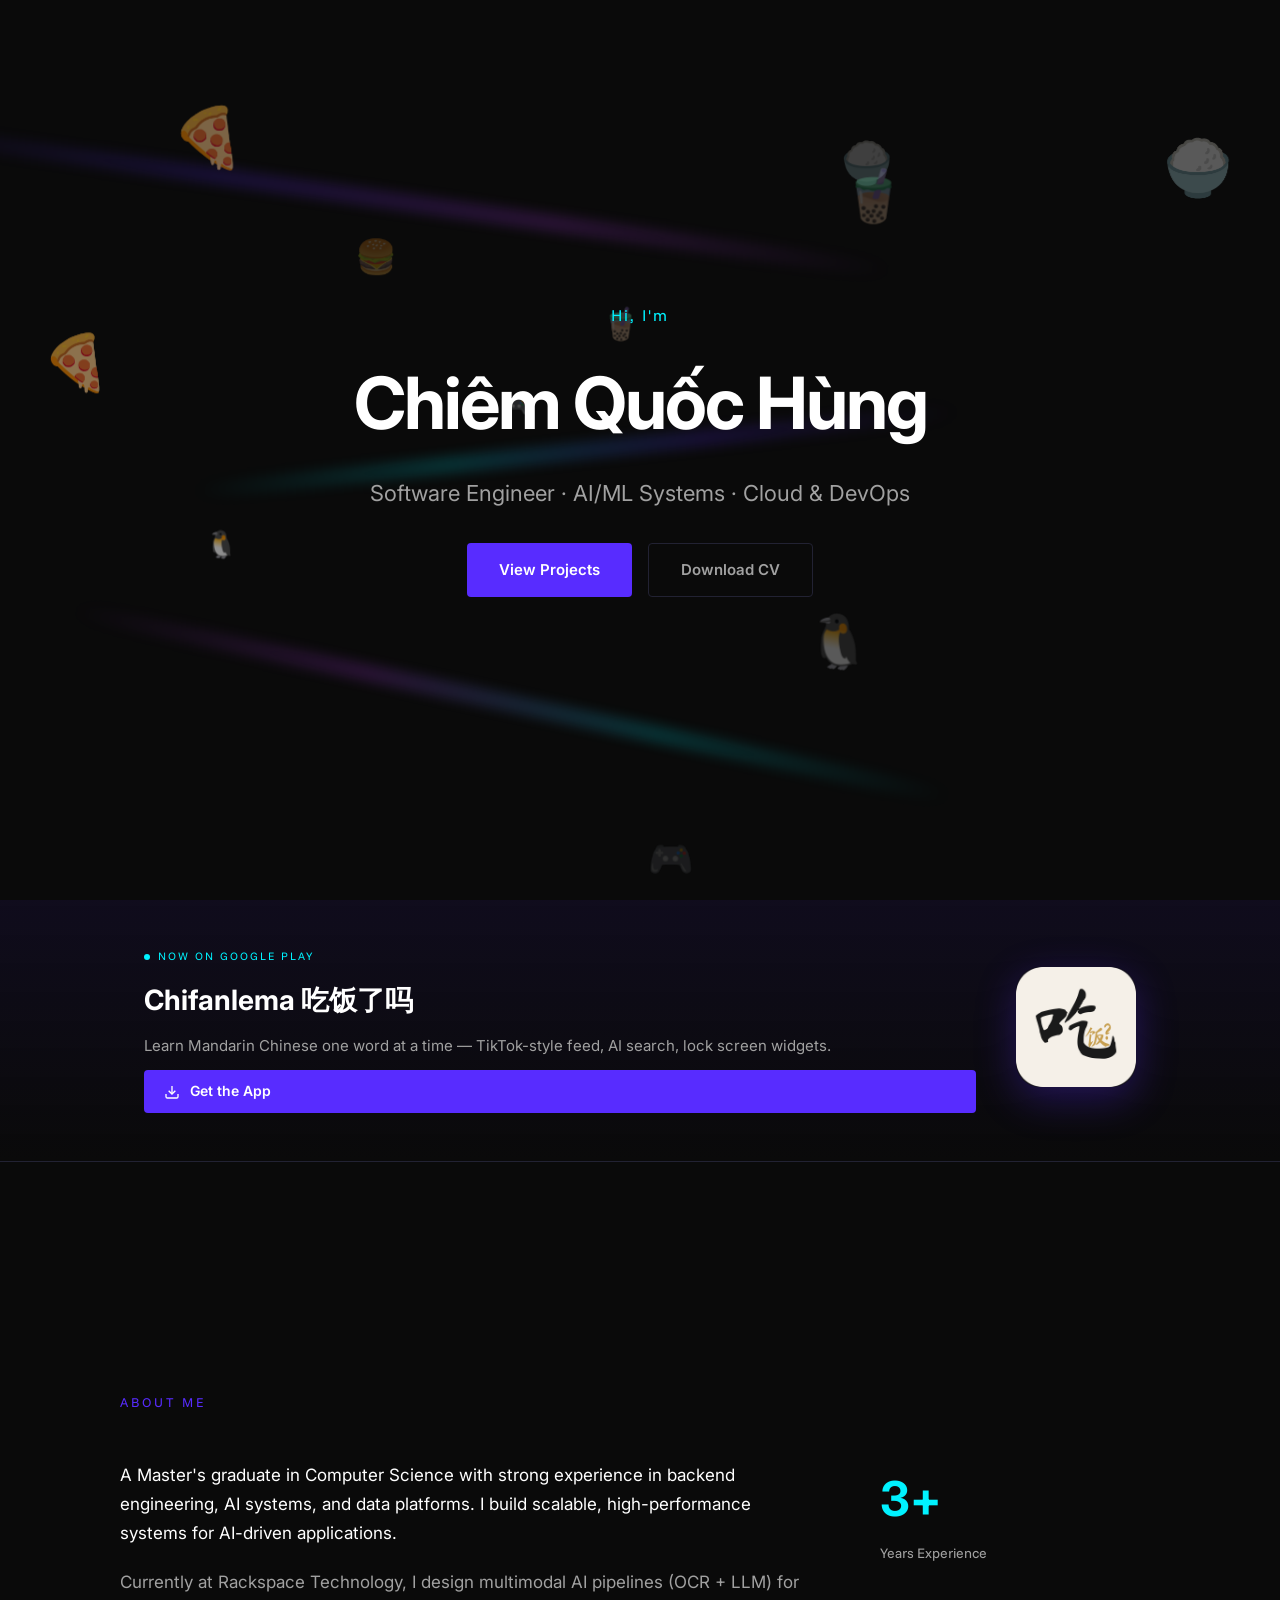
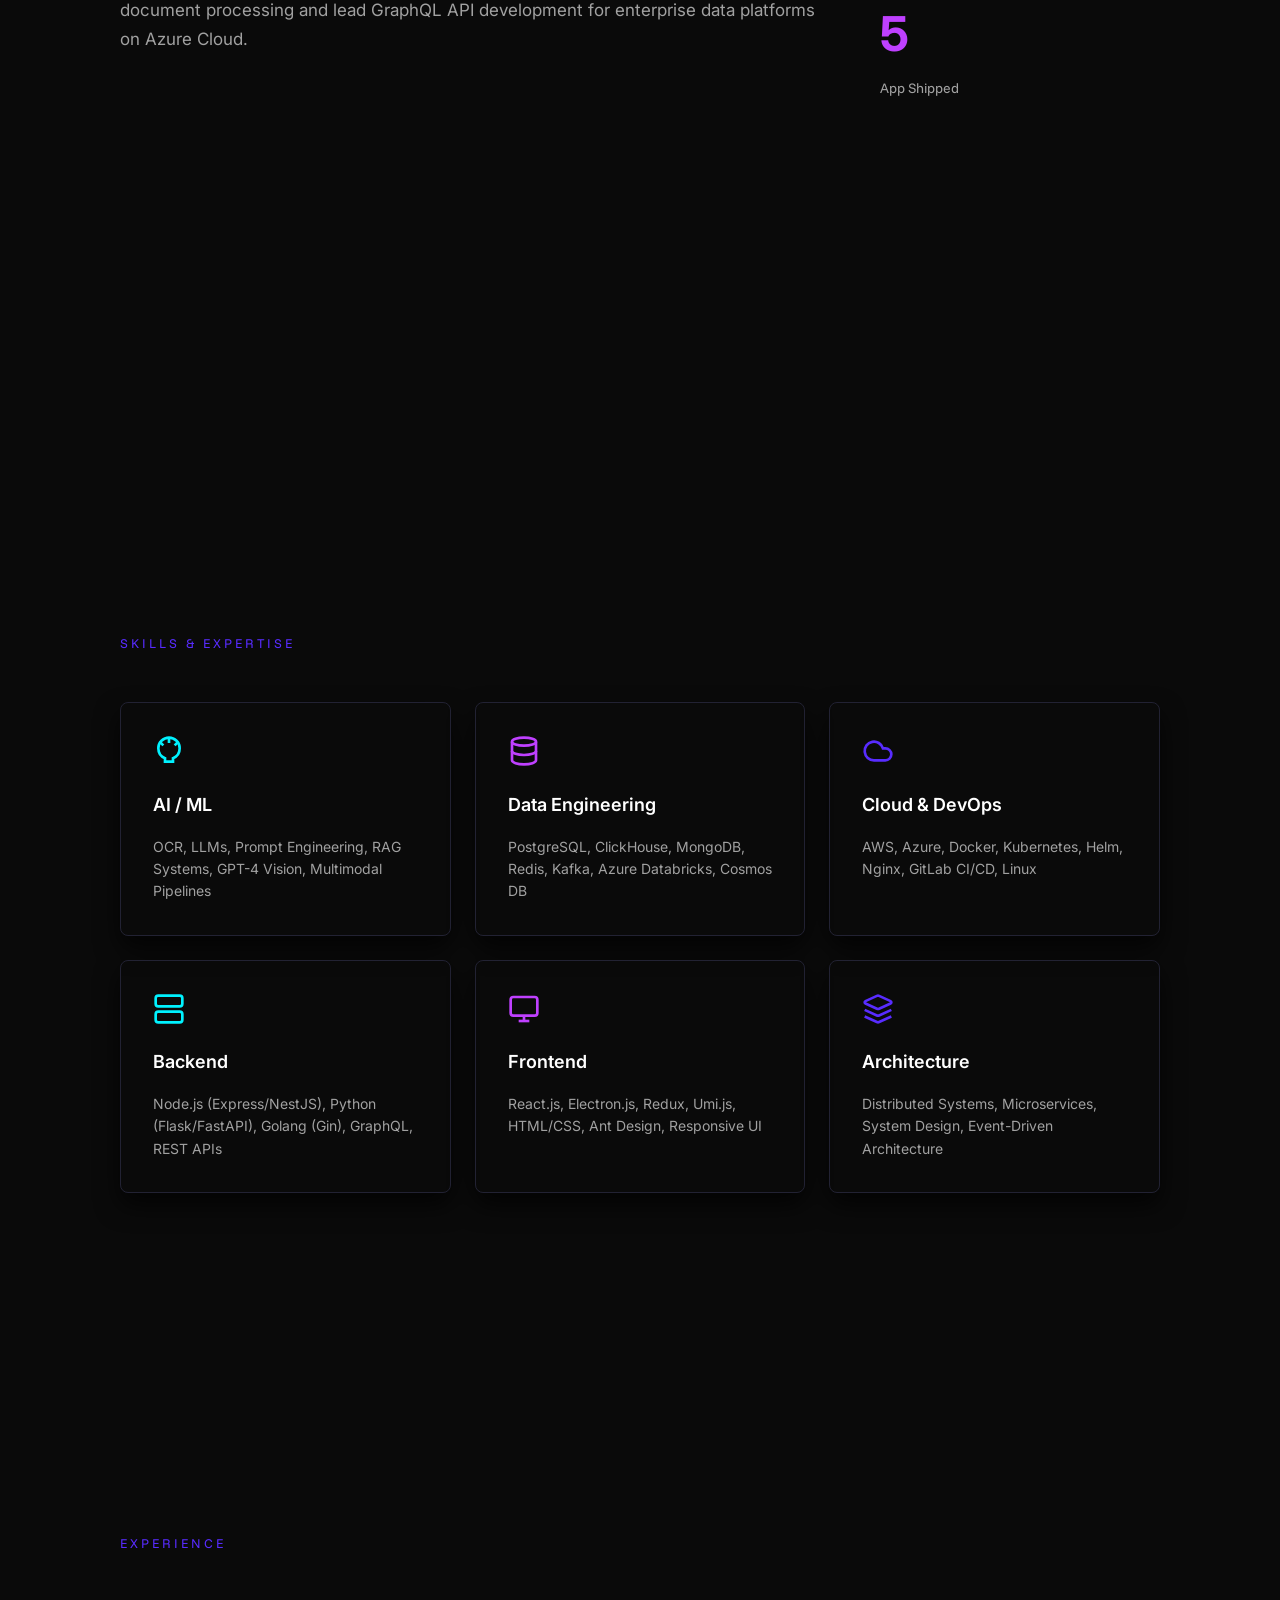
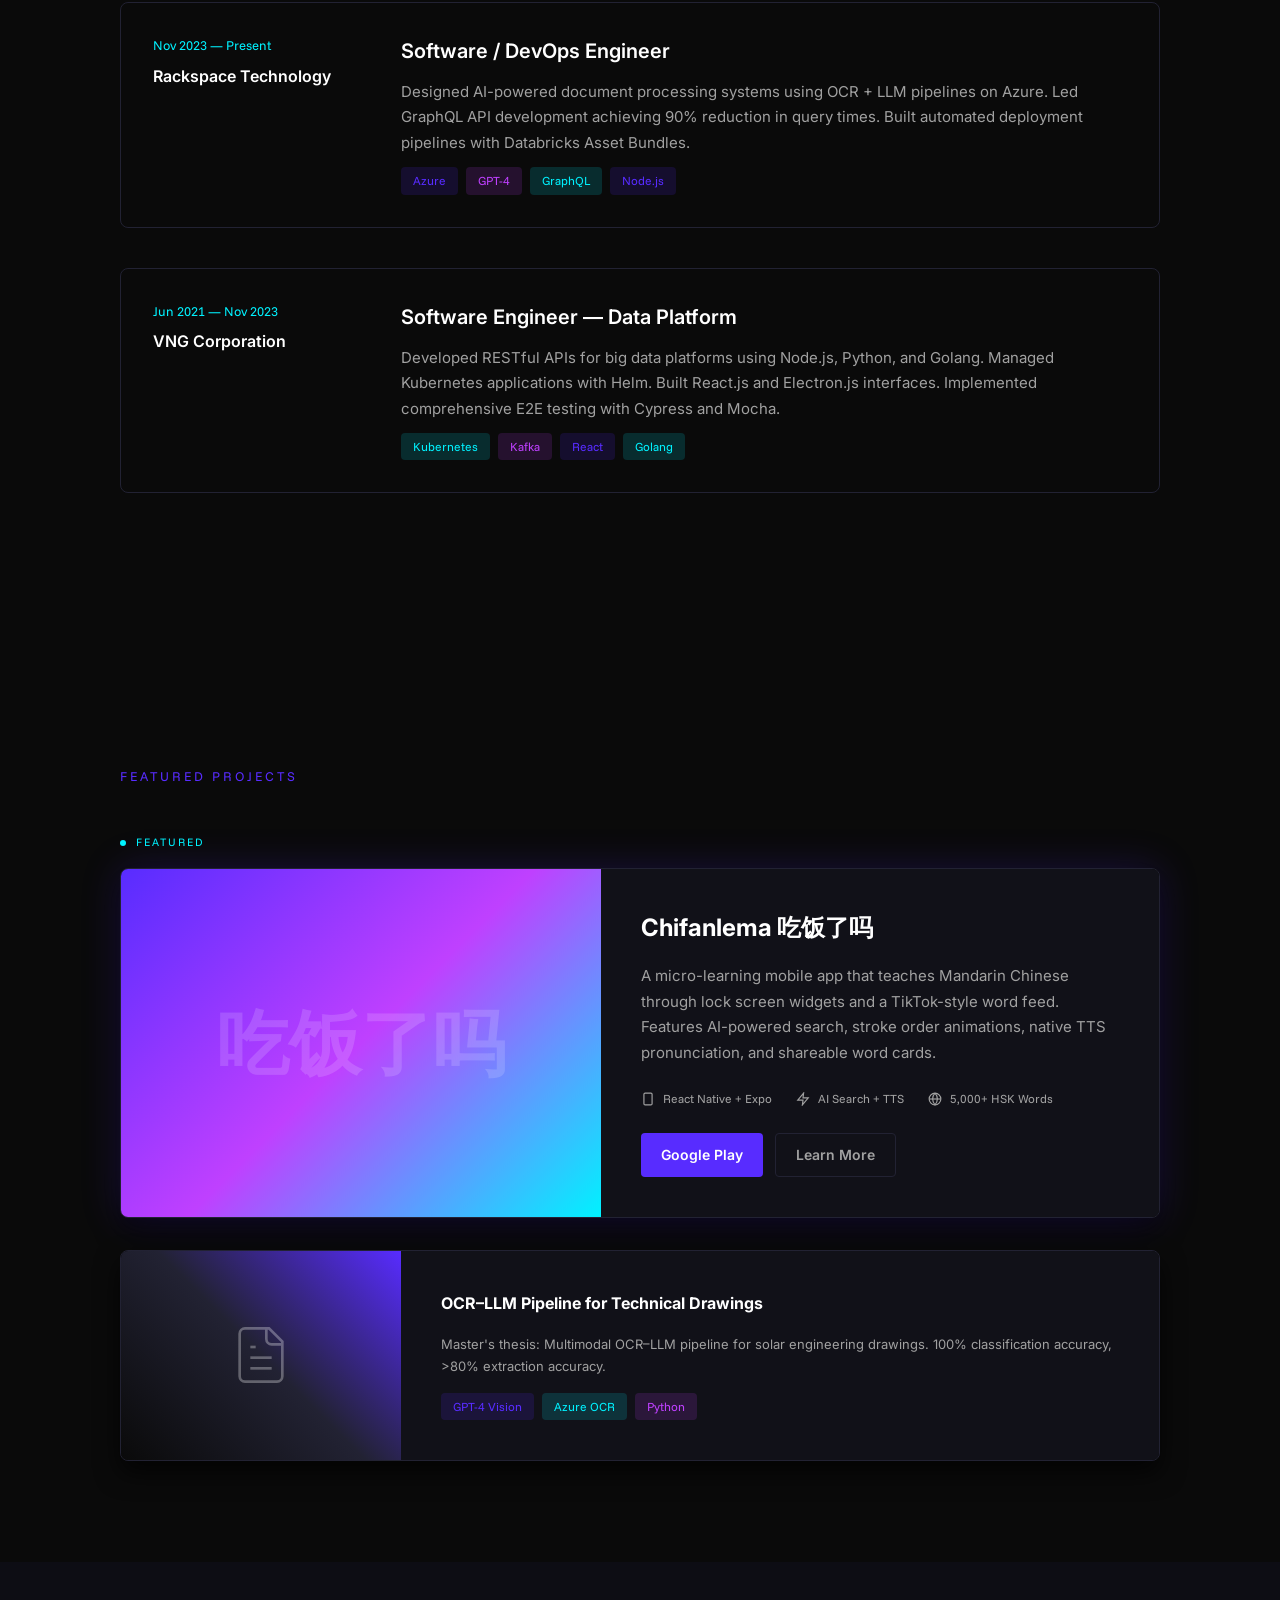
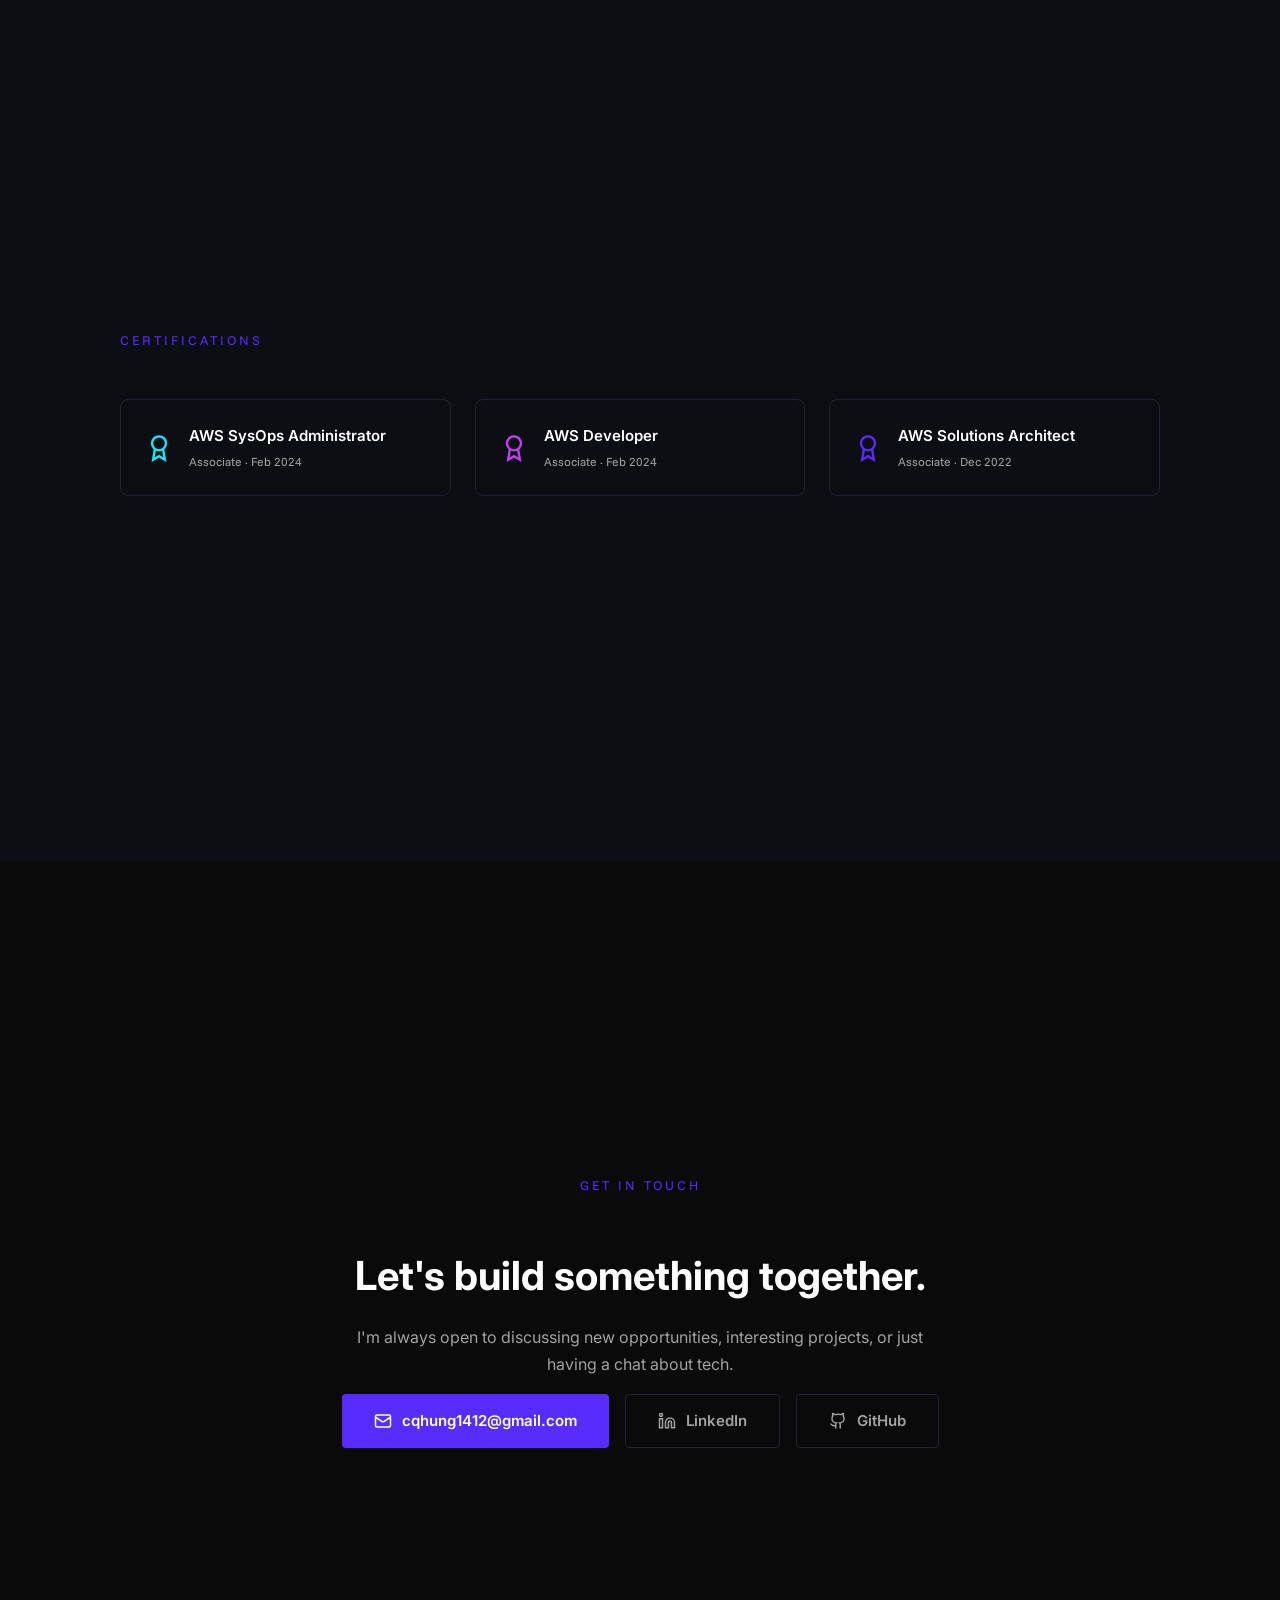
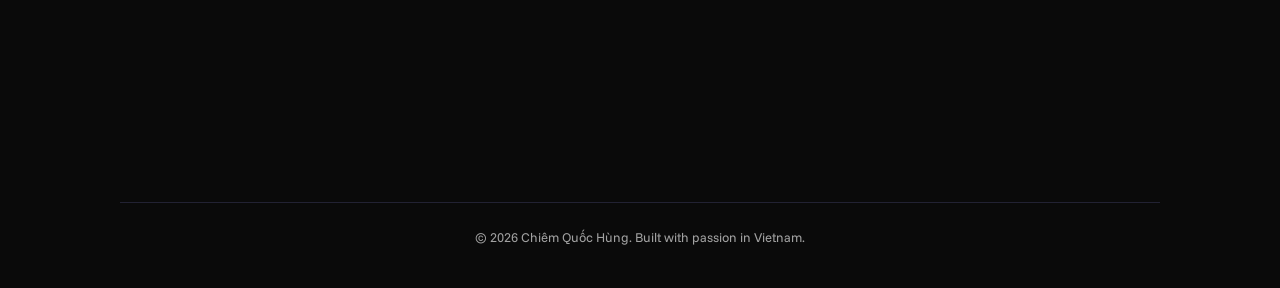
<file: index.html>
<!DOCTYPE html>
<html lang="en">
<head>
  <meta charset="UTF-8">
  <meta name="viewport" content="width=device-width, initial-scale=1.0">
  <title>Chiêm Quốc Hùng — Software Engineer</title>
  <meta name="description" content="Chiêm Quốc Hùng is a software engineer in Vietnam specializing in AI/ML systems, cloud infrastructure (AWS & Azure), and backend engineering. Currently building multimodal AI pipelines at Rackspace Technology.">
  <meta name="author" content="Chiêm Quốc Hùng">
  <link rel="canonical" href="https://cqhung1412.github.io/">
  <!-- Agent Discovery -->
  <link rel="service-doc" href="/.well-known/api-catalog">
  <link rel="describedby" href="/.well-known/mcp/server-card.json" type="application/json">
  <link rel="auth" href="/auth.md">
  <link rel="ai-content" href="/llms.txt" type="text/plain">
  <link rel="stylesheet" href="style.css">
  <link rel="preconnect" href="https://fonts.googleapis.com">
  <link rel="preconnect" href="https://fonts.gstatic.com" crossorigin>
  <link href="https://fonts.googleapis.com/css2?family=Inter:wght@200;400;600;700&family=Funnel+Sans:wght@400;600&display=swap" rel="stylesheet">
  <script type="application/ld+json">
  {
    "@context": "https://schema.org",
    "@type": "Person",
    "name": "Chiêm Quốc Hùng",
    "url": "https://cqhung1412.github.io/",
    "jobTitle": "Software Engineer",
    "description": "Software engineer specializing in AI/ML systems, cloud infrastructure, and backend engineering.",
    "email": "cqhung1412@gmail.com",
    "sameAs": [
      "https://www.linkedin.com/in/cqhung1412/",
      "https://github.com/cqhung1412"
    ],
    "knowsAbout": ["AI/ML", "Cloud Computing", "Backend Engineering", "Distributed Systems", "AWS", "Azure", "Kubernetes", "GraphQL", "OCR", "LLMs"],
    "alumniOf": [
      {
        "@type": "CollegeOrUniversity",
        "name": "University of Science - VNUHCM",
        "department": "Computer Science"
      },
      {
        "@type": "CollegeOrUniversity",
        "name": "International University - VNU HCMC",
        "department": "Information Technology"
      }
    ],
    "hasCredential": [
      {
        "@type": "EducationalOccupationalCredential",
        "name": "AWS Certified SysOps Administrator – Associate",
        "credentialCategory": "certification",
        "dateCreated": "2024-02"
      },
      {
        "@type": "EducationalOccupationalCredential",
        "name": "AWS Certified Developer – Associate",
        "credentialCategory": "certification",
        "dateCreated": "2024-02"
      },
      {
        "@type": "EducationalOccupationalCredential",
        "name": "AWS Certified Solutions Architect – Associate",
        "credentialCategory": "certification",
        "dateCreated": "2022-12"
      }
    ],
    "worksFor": {
      "@type": "Organization",
      "name": "Rackspace Technology"
    }
  }
  </script>
</head>
<body>
  <!-- Floating Emojis Background -->
  <div class="emoji-container" id="emojiContainer"></div>

  <!-- Neon Streaks -->
  <div class="neon-streaks">
    <div class="streak streak-1"></div>
    <div class="streak streak-2"></div>
    <div class="streak streak-3"></div>
  </div>

  <!-- Navigation -->
  <nav class="nav" id="nav">
    <div class="nav-inner">
      <span class="nav-logo">QH</span>
      <div class="nav-links">
        <a href="#about">About</a>
        <a href="#skills">Skills</a>
        <a href="#experience">Work</a>
        <a href="#projects">Projects</a>
        <a href="#contact" class="nav-cta">Contact</a>
      </div>
    </div>
  </nav>

  <!-- Hero Section -->
  <section class="hero" id="hero">
    <div class="hero-content">
      <span class="hero-greeting animate-in">Hi, I'm</span>
      <h1 class="hero-name animate-in" id="heroName">Chiêm Quốc Hùng</h1>
      <p class="hero-role animate-in">Software Engineer · AI/ML Systems · Cloud & DevOps</p>
      <div class="hero-cta animate-in">
        <a href="#projects" class="btn btn-primary">View Projects</a>
        <a href="cv/Chiem-Quoc-Hung-CV.pdf" class="btn btn-secondary" download>Download CV</a>
      </div>
    </div>
  </section>

  <!-- Chifanlema Banner -->
  <section class="app-banner">
    <div class="app-banner-inner">
      <div class="app-banner-left">
        <div class="app-banner-tag">
          <span class="dot"></span>
          <span>NOW ON GOOGLE PLAY</span>
        </div>
        <h2 class="app-banner-title">Chifanlema 吃饭了吗</h2>
        <p class="app-banner-desc">Learn Mandarin Chinese one word at a time — TikTok-style feed, AI search, lock screen widgets.</p>
        <a href="https://play.google.com/store/apps/details?id=com.bigcitybear.chifanlema" class="btn btn-primary btn-sm" target="_blank">
          <svg width="16" height="16" viewBox="0 0 24 24" fill="none" stroke="currentColor" stroke-width="2"><path d="M21 15v4a2 2 0 0 1-2 2H5a2 2 0 0 1-2-2v-4"/><polyline points="7 10 12 15 17 10"/><line x1="12" y1="15" x2="12" y2="3"/></svg>
          Get the App
        </a>
      </div>
      <a href="chifanlema/index.html" class="app-banner-icon-link">
        <img src="chifanlema/assets/icon-light.png" alt="Chifanlema app icon" class="app-banner-icon">
      </a>
    </div>
  </section>

  <!-- About Section -->
  <section class="section" id="about">
    <div class="section-inner">
      <span class="section-label scroll-reveal">ABOUT ME</span>
      <div class="about-grid">
        <div class="about-text">
          <p class="scroll-reveal">A Master's graduate in Computer Science with strong experience in backend engineering, AI systems, and data platforms. I build scalable, high-performance systems for AI-driven applications.</p>
          <p class="scroll-reveal">Currently at Rackspace Technology, I design multimodal AI pipelines (OCR + LLM) for document processing and lead GraphQL API development for enterprise data platforms on Azure Cloud.</p>
          <p class="scroll-reveal">Previously at VNG Corporation, I built big data platform APIs, managed Kubernetes infrastructure, and developed React/Electron desktop applications for data engineering teams.</p>
        </div>
        <div class="about-stats">
          <div class="stat scroll-reveal">
            <div class="stat-value"><span class="stat-num" data-target="4">0</span><span class="stat-plus">+</span></div>
            <span class="stat-label">Years Experience</span>
          </div>
          <div class="stat scroll-reveal">
            <div class="stat-value"><span class="stat-num" data-target="6">0</span></div>
            <span class="stat-label">App Shipped</span>
          </div>
          <div class="stat scroll-reveal">
            <div class="stat-value"><span class="stat-num" data-target="0">0</span></div>
            <span class="stat-label">Break and Run 🎱</span>
          </div>
        </div>
      </div>
    </div>
  </section>

  <!-- Skills Section -->
  <section class="section" id="skills">
    <div class="section-inner">
      <span class="section-label scroll-reveal">SKILLS & EXPERTISE</span>
      <div class="skills-grid">
        <div class="skill-card scroll-reveal">
          <div class="skill-icon" style="color: var(--accent-tertiary)">
            <svg width="32" height="32" viewBox="0 0 24 24" fill="none" stroke="currentColor" stroke-width="2"><path d="M12 2a8 8 0 0 0-8 8c0 3.4 2.1 6.3 5 7.4V20h6v-2.6c2.9-1.1 5-4 5-7.4a8 8 0 0 0-8-8z"/><path d="M12 2v4"/><path d="m4.93 4.93 2.83 2.83"/><path d="m16.24 7.76 2.83-2.83"/></svg>
          </div>
          <h3>AI / ML</h3>
          <p>OCR, LLMs, Prompt Engineering, RAG Systems, GPT-4 Vision, Multimodal Pipelines</p>
        </div>
        <div class="skill-card scroll-reveal">
          <div class="skill-icon" style="color: var(--accent-secondary)">
            <svg width="32" height="32" viewBox="0 0 24 24" fill="none" stroke="currentColor" stroke-width="2"><ellipse cx="12" cy="5" rx="9" ry="3"/><path d="M3 5v14c0 1.66 4 3 9 3s9-1.34 9-3V5"/><path d="M3 12c0 1.66 4 3 9 3s9-1.34 9-3"/></svg>
          </div>
          <h3>Data Engineering</h3>
          <p>PostgreSQL, ClickHouse, MongoDB, Redis, Kafka, Azure Databricks, Cosmos DB</p>
        </div>
        <div class="skill-card scroll-reveal">
          <div class="skill-icon" style="color: var(--accent-primary)">
            <svg width="32" height="32" viewBox="0 0 24 24" fill="none" stroke="currentColor" stroke-width="2"><path d="M17.5 19H9a7 7 0 1 1 6.71-9h1.79a4.5 4.5 0 1 1 0 9Z"/></svg>
          </div>
          <h3>Cloud & DevOps</h3>
          <p>AWS, Azure, Docker, Kubernetes, Helm, Nginx, GitLab CI/CD, Linux</p>
        </div>
        <div class="skill-card scroll-reveal">
          <div class="skill-icon" style="color: var(--accent-tertiary)">
            <svg width="32" height="32" viewBox="0 0 24 24" fill="none" stroke="currentColor" stroke-width="2"><rect width="20" height="8" x="2" y="2" rx="2" ry="2"/><rect width="20" height="8" x="2" y="14" rx="2" ry="2"/><line x1="6" x2="6.01" y1="6" y2="6"/><line x1="6" x2="6.01" y1="18" y2="18"/></svg>
          </div>
          <h3>Backend</h3>
          <p>Node.js (Express/NestJS), Python (Flask/FastAPI), Golang (Gin), GraphQL, REST APIs</p>
        </div>
        <div class="skill-card scroll-reveal">
          <div class="skill-icon" style="color: var(--accent-secondary)">
            <svg width="32" height="32" viewBox="0 0 24 24" fill="none" stroke="currentColor" stroke-width="2"><rect width="20" height="14" x="2" y="3" rx="2"/><line x1="8" x2="16" y1="21" y2="21"/><line x1="12" x2="12" y1="17" y2="21"/></svg>
          </div>
          <h3>Frontend</h3>
          <p>React.js, Electron.js, Redux, Umi.js, HTML/CSS, Ant Design, Responsive UI</p>
        </div>
        <div class="skill-card scroll-reveal">
          <div class="skill-icon" style="color: var(--accent-primary)">
            <svg width="32" height="32" viewBox="0 0 24 24" fill="none" stroke="currentColor" stroke-width="2"><path d="m12.83 2.18a2 2 0 0 0-1.66 0L2.6 6.08a1 1 0 0 0 0 1.83l8.58 3.91a2 2 0 0 0 1.66 0l8.58-3.9a1 1 0 0 0 0-1.83Z"/><path d="m22 17.65-9.17 4.16a2 2 0 0 1-1.66 0L2 17.65"/><path d="m22 12.65-9.17 4.16a2 2 0 0 1-1.66 0L2 12.65"/></svg>
          </div>
          <h3>Architecture</h3>
          <p>Distributed Systems, Microservices, System Design, Event-Driven Architecture</p>
        </div>
      </div>
    </div>
  </section>

  <!-- Experience Section -->
  <section class="section" id="experience">
    <div class="section-inner">
      <span class="section-label scroll-reveal">EXPERIENCE</span>
      <div class="exp-list">
        <div class="exp-card scroll-reveal">
          <div class="exp-left">
            <span class="exp-date">Nov 2023 — Present</span>
            <span class="exp-company">Rackspace Technology</span>
          </div>
          <div class="exp-right">
            <h3>Software / DevOps Engineer</h3>
            <p>Designed AI-powered document processing systems using OCR + LLM pipelines on Azure. Led GraphQL API development achieving 90% reduction in query times. Built automated deployment pipelines with Databricks Asset Bundles.</p>
            <div class="tags">
              <span class="tag tag-primary">Azure</span>
              <span class="tag tag-secondary">GPT-4</span>
              <span class="tag tag-tertiary">GraphQL</span>
              <span class="tag tag-primary">Node.js</span>
            </div>
          </div>
        </div>
        <div class="exp-card scroll-reveal">
          <div class="exp-left">
            <span class="exp-date">Jun 2021 — Nov 2023</span>
            <span class="exp-company">VNG Corporation</span>
          </div>
          <div class="exp-right">
            <h3>Software Engineer — Data Platform</h3>
            <p>Developed RESTful APIs for big data platforms using Node.js, Python, and Golang. Managed Kubernetes applications with Helm. Built React.js and Electron.js interfaces. Implemented comprehensive E2E testing with Cypress and Mocha.</p>
            <div class="tags">
              <span class="tag tag-tertiary">Kubernetes</span>
              <span class="tag tag-secondary">Kafka</span>
              <span class="tag tag-primary">React</span>
              <span class="tag tag-tertiary">Golang</span>
            </div>
          </div>
        </div>
      </div>
    </div>
  </section>

  <!-- Projects Section -->
  <section class="section" id="projects">
    <div class="section-inner">
      <span class="section-label scroll-reveal">FEATURED PROJECTS</span>
      <div class="project-featured scroll-reveal">
        <div class="featured-badge"><span class="dot"></span> FEATURED</div>
        <div class="project-card project-card-featured">
          <div class="project-preview project-preview-chifanlema">
            <span class="project-preview-text">吃饭了吗</span>
          </div>
          <div class="project-body">
            <h3>Chifanlema 吃饭了吗</h3>
            <p>A micro-learning mobile app that teaches Mandarin Chinese through lock screen widgets and a TikTok-style word feed. Features AI-powered search, stroke order animations, native TTS pronunciation, and shareable word cards.</p>
            <div class="project-features">
              <span><svg width="14" height="14" viewBox="0 0 24 24" fill="none" stroke="currentColor" stroke-width="2"><rect width="14" height="20" x="5" y="2" rx="2" ry="2"/><path d="M12 18h.01"/></svg> React Native + Expo</span>
              <span><svg width="14" height="14" viewBox="0 0 24 24" fill="none" stroke="currentColor" stroke-width="2"><path d="M13 2 3 14h9l-1 8 10-12h-9l1-8z"/></svg> AI Search + TTS</span>
              <span><svg width="14" height="14" viewBox="0 0 24 24" fill="none" stroke="currentColor" stroke-width="2"><circle cx="12" cy="12" r="10"/><path d="M12 2a14.5 14.5 0 0 0 0 20 14.5 14.5 0 0 0 0-20"/><path d="M2 12h20"/></svg> 5,000+ HSK Words</span>
            </div>
            <div class="project-links">
              <a href="https://play.google.com/store/apps/details?id=com.bigcitybear.chifanlema" class="btn btn-primary btn-sm" target="_blank">Google Play</a>
              <a href="chifanlema/index.html" class="btn btn-secondary btn-sm">Learn More</a>
            </div>
          </div>
        </div>
      </div>
      <div class="project-card project-card-secondary scroll-reveal">
        <div class="project-preview project-preview-thesis">
          <svg width="64" height="64" viewBox="0 0 24 24" fill="none" stroke="currentColor" stroke-width="1" opacity="0.3"><path d="M15 2H6a2 2 0 0 0-2 2v16a2 2 0 0 0 2 2h12a2 2 0 0 0 2-2V7Z"/><path d="M14 2v4a2 2 0 0 0 2 2h4"/><path d="M10 9H8"/><path d="M16 13H8"/><path d="M16 17H8"/></svg>
        </div>
        <div class="project-body">
          <h3>OCR–LLM Pipeline for Technical Drawings</h3>
          <p>Master's thesis: Multimodal OCR–LLM pipeline for solar engineering drawings. 100% classification accuracy, >80% extraction accuracy.</p>
          <div class="tags">
            <span class="tag tag-primary">GPT-4 Vision</span>
            <span class="tag tag-tertiary">Azure OCR</span>
            <span class="tag tag-secondary">Python</span>
          </div>
        </div>
      </div>
    </div>
  </section>

  <!-- Certifications Section -->
  <section class="section section-alt" id="certifications">
    <div class="section-inner">
      <span class="section-label scroll-reveal">CERTIFICATIONS</span>
      <div class="certs-row">
        <div class="cert-card scroll-reveal">
          <svg width="28" height="28" viewBox="0 0 24 24" fill="none" stroke="var(--accent-tertiary)" stroke-width="2"><circle cx="12" cy="8" r="6"/><path d="M15.477 12.89 17 22l-5-3-5 3 1.523-9.11"/></svg>
          <div class="cert-info">
            <strong>AWS SysOps Administrator</strong>
            <span>Associate · Feb 2024</span>
          </div>
        </div>
        <div class="cert-card scroll-reveal">
          <svg width="28" height="28" viewBox="0 0 24 24" fill="none" stroke="var(--accent-secondary)" stroke-width="2"><circle cx="12" cy="8" r="6"/><path d="M15.477 12.89 17 22l-5-3-5 3 1.523-9.11"/></svg>
          <div class="cert-info">
            <strong>AWS Developer</strong>
            <span>Associate · Feb 2024</span>
          </div>
        </div>
        <div class="cert-card scroll-reveal">
          <svg width="28" height="28" viewBox="0 0 24 24" fill="none" stroke="var(--accent-primary)" stroke-width="2"><circle cx="12" cy="8" r="6"/><path d="M15.477 12.89 17 22l-5-3-5 3 1.523-9.11"/></svg>
          <div class="cert-info">
            <strong>AWS Solutions Architect</strong>
            <span>Associate · Dec 2022</span>
          </div>
        </div>
      </div>
    </div>
  </section>

  <!-- Contact Section -->
  <section class="section" id="contact">
    <div class="section-inner section-center">
      <span class="section-label scroll-reveal">GET IN TOUCH</span>
      <h2 class="contact-heading scroll-reveal" id="contactHeading">Let's build something together.</h2>
      <p class="contact-desc scroll-reveal">I'm always open to discussing new opportunities, interesting projects, or just having a chat about tech.</p>
      <div class="contact-links scroll-reveal">
        <a href="mailto:cqhung1412@gmail.com" class="btn btn-primary">
          <svg width="18" height="18" viewBox="0 0 24 24" fill="none" stroke="currentColor" stroke-width="2"><rect width="20" height="16" x="2" y="4" rx="2"/><path d="m22 7-8.97 5.7a1.94 1.94 0 0 1-2.06 0L2 7"/></svg>
          cqhung1412@gmail.com
        </a>
        <a href="https://www.linkedin.com/in/cqhung1412/" class="btn btn-secondary" target="_blank">
          <svg width="18" height="18" viewBox="0 0 24 24" fill="none" stroke="currentColor" stroke-width="2"><path d="M16 8a6 6 0 0 1 6 6v7h-4v-7a2 2 0 0 0-2-2 2 2 0 0 0-2 2v7h-4v-7a6 6 0 0 1 6-6z"/><rect width="4" height="12" x="2" y="9"/><circle cx="4" cy="4" r="2"/></svg>
          LinkedIn
        </a>
        <a href="https://github.com/cqhung1412" class="btn btn-secondary" target="_blank">
          <svg width="18" height="18" viewBox="0 0 24 24" fill="none" stroke="currentColor" stroke-width="2"><path d="M15 22v-4a4.8 4.8 0 0 0-1-3.5c3 0 6-2 6-5.5.08-1.25-.27-2.48-1-3.5.28-1.15.28-2.35 0-3.5 0 0-1 0-3 1.5-2.64-.5-5.36-.5-8 0C6 2 5 2 5 2c-.3 1.15-.3 2.35 0 3.5A5.403 5.403 0 0 0 4 9c0 3.5 3 5.5 6 5.5-.39.49-.68 1.05-.85 1.65-.17.6-.22 1.23-.15 1.85v4"/><path d="M9 18c-4.51 2-5-2-7-2"/></svg>
          GitHub
        </a>
      </div>
    </div>
  </section>

  <!-- Footer -->
  <footer class="footer">
    <div class="footer-divider"></div>
    <p>© 2026 Chiêm Quốc Hùng. Built with passion in Vietnam.</p>
  </footer>

  <script src="script.js"></script>
</body>
</html>
</file>
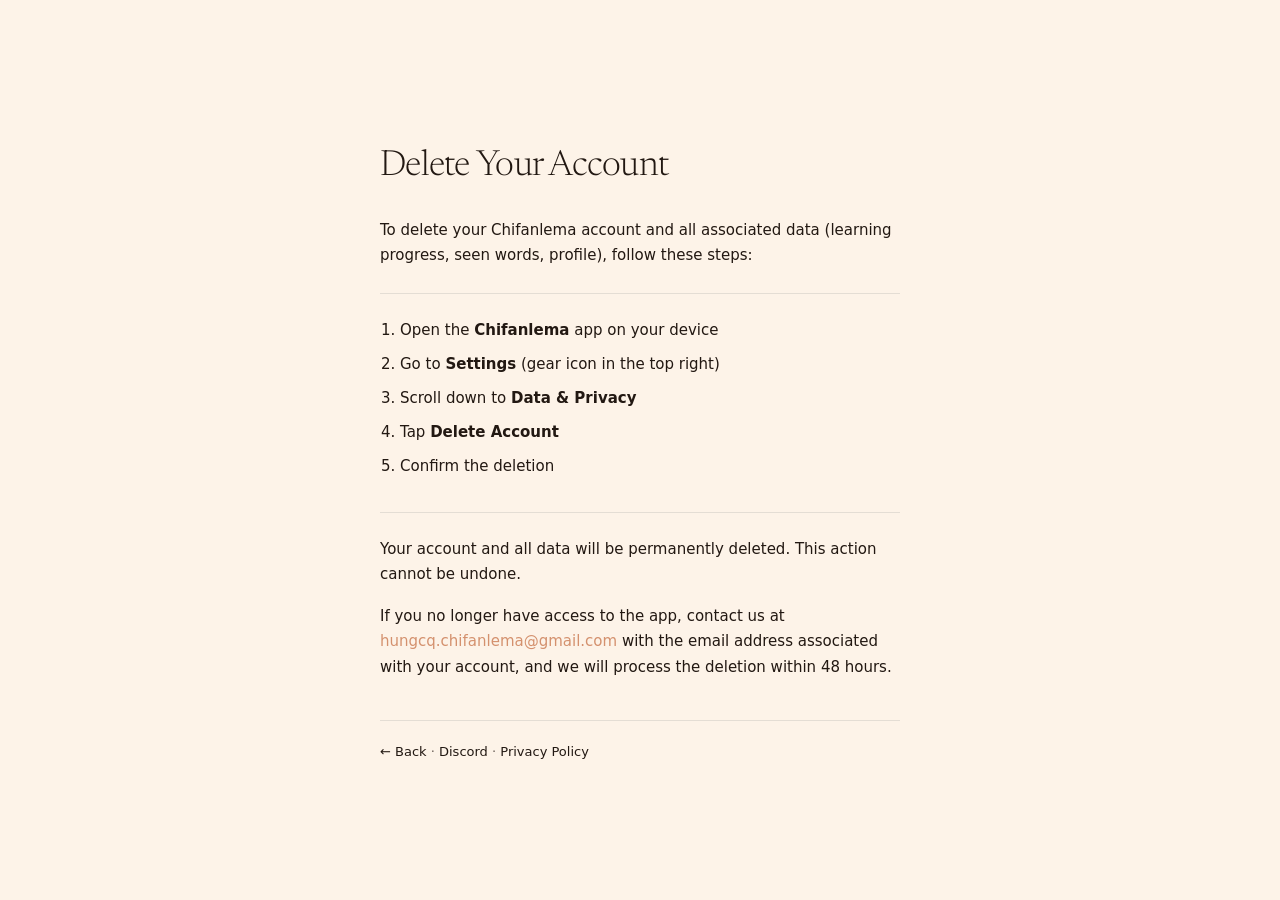
<file: chifanlema/delete-account.html>
<!DOCTYPE html>
<html lang="en">
<head>
  <meta charset="UTF-8">
  <meta name="viewport" content="width=device-width, initial-scale=1.0">
  <title>Delete Account — Chifanlema</title>
  <link rel="icon" type="image/png" href="assets/icon-dark.png">
  <link rel="preconnect" href="https://fonts.googleapis.com">
  <link rel="preconnect" href="https://fonts.gstatic.com" crossorigin>
  <link href="https://fonts.googleapis.com/css2?family=Newsreader:ital,opsz,wght@0,6..72,300;0,6..72,400;0,6..72,500;1,6..72,400&display=swap" rel="stylesheet">
  <style>
    :root {
      --bg: oklch(97% 0.018 70);
      --surface: oklch(99% 0.008 70);
      --fg: oklch(22% 0.02 50);
      --muted: oklch(50% 0.018 50);
      --border: oklch(90% 0.014 70);
      --accent: #D4916E;
      --font-display: 'Newsreader', 'Iowan Old Style', Georgia, serif;
      --font-body: -apple-system, BlinkMacSystemFont, 'Segoe UI', system-ui, sans-serif;
    }
    * { margin: 0; padding: 0; box-sizing: border-box; }
    body {
      font-family: var(--font-body);
      background: var(--bg);
      color: var(--fg);
      line-height: 1.7;
      min-height: 100vh;
      display: flex;
      align-items: center;
      justify-content: center;
      padding: 48px 24px;
      -webkit-font-smoothing: antialiased;
    }
    .container { max-width: 520px; width: 100%; }
    h1 {
      font-family: var(--font-display);
      font-size: clamp(28px, 5vw, 36px);
      font-weight: 300;
      letter-spacing: -0.02em;
      margin-bottom: 20px;
    }
    p { font-size: 15px; margin-bottom: 16px; }
    .steps {
      border-top: 1px solid var(--border);
      border-bottom: 1px solid var(--border);
      padding: 24px 0;
      margin: 24px 0;
    }
    .steps ol { padding-left: 20px; }
    .steps li { margin-bottom: 10px; font-size: 15px; line-height: 1.6; }
    a { color: var(--accent); text-decoration: none; }
    a:hover { text-decoration: underline; }
    .footer {
      margin-top: 40px;
      padding-top: 20px;
      border-top: 1px solid var(--border);
      font-size: 13px;
      color: var(--muted);
    }
    .footer a { color: var(--fg); }
  </style>
</head>
<body>
  <div class="container">
    <h1>Delete Your Account</h1>
    <p>To delete your Chifanlema account and all associated data (learning progress, seen words, profile), follow these steps:</p>

    <div class="steps">
      <ol>
        <li>Open the <strong>Chifanlema</strong> app on your device</li>
        <li>Go to <strong>Settings</strong> (gear icon in the top right)</li>
        <li>Scroll down to <strong>Data &amp; Privacy</strong></li>
        <li>Tap <strong>Delete Account</strong></li>
        <li>Confirm the deletion</li>
      </ol>
    </div>

    <p>Your account and all data will be permanently deleted. This action cannot be undone.</p>
    <p>If you no longer have access to the app, contact us at <a href="mailto:hungcq.chifanlema@gmail.com">hungcq.chifanlema@gmail.com</a> with the email address associated with your account, and we will process the deletion within 48 hours.</p>

    <div class="footer">
      <a href="./">← Back</a> · <a href="https://discord.gg/zwnj6Cd8AW" target="_blank" rel="noopener noreferrer">Discord</a> · <a href="privacy-policy.html">Privacy Policy</a>
    </div>
  </div>
</body>
</html>
</file>
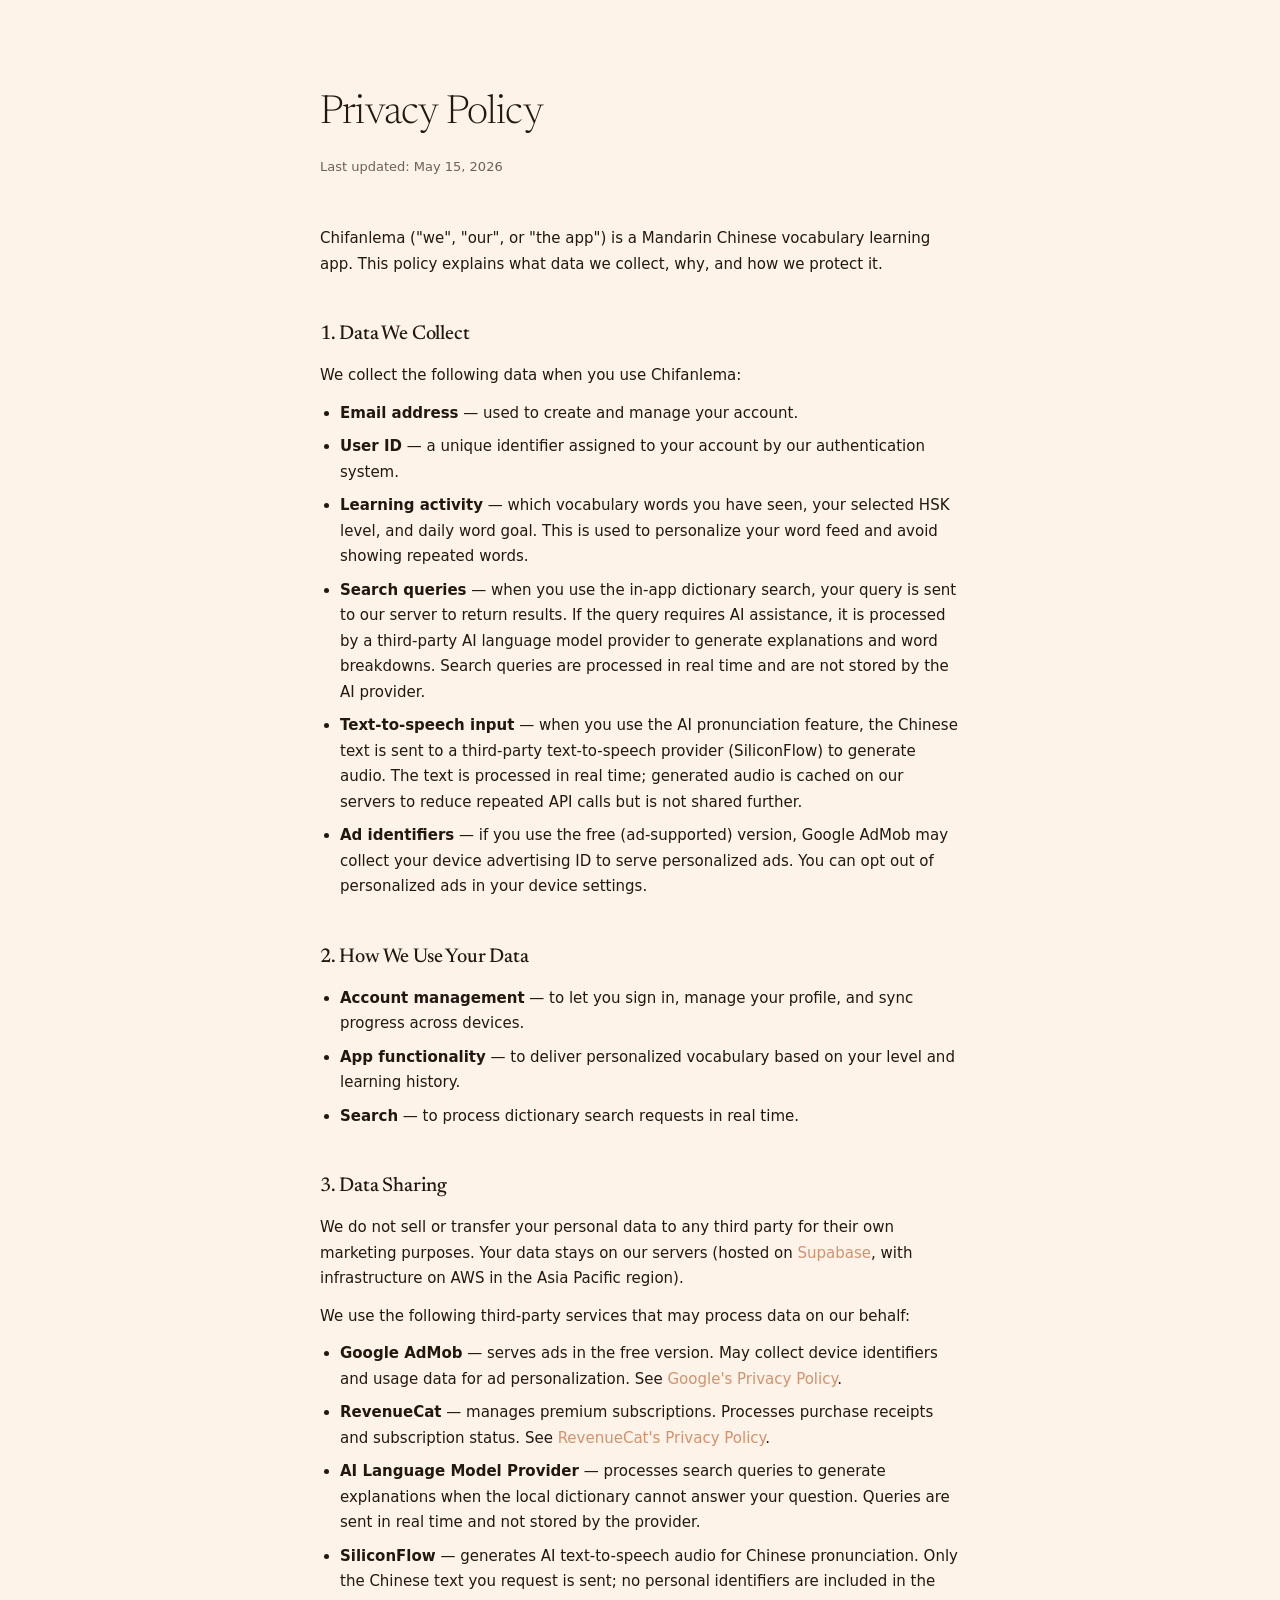
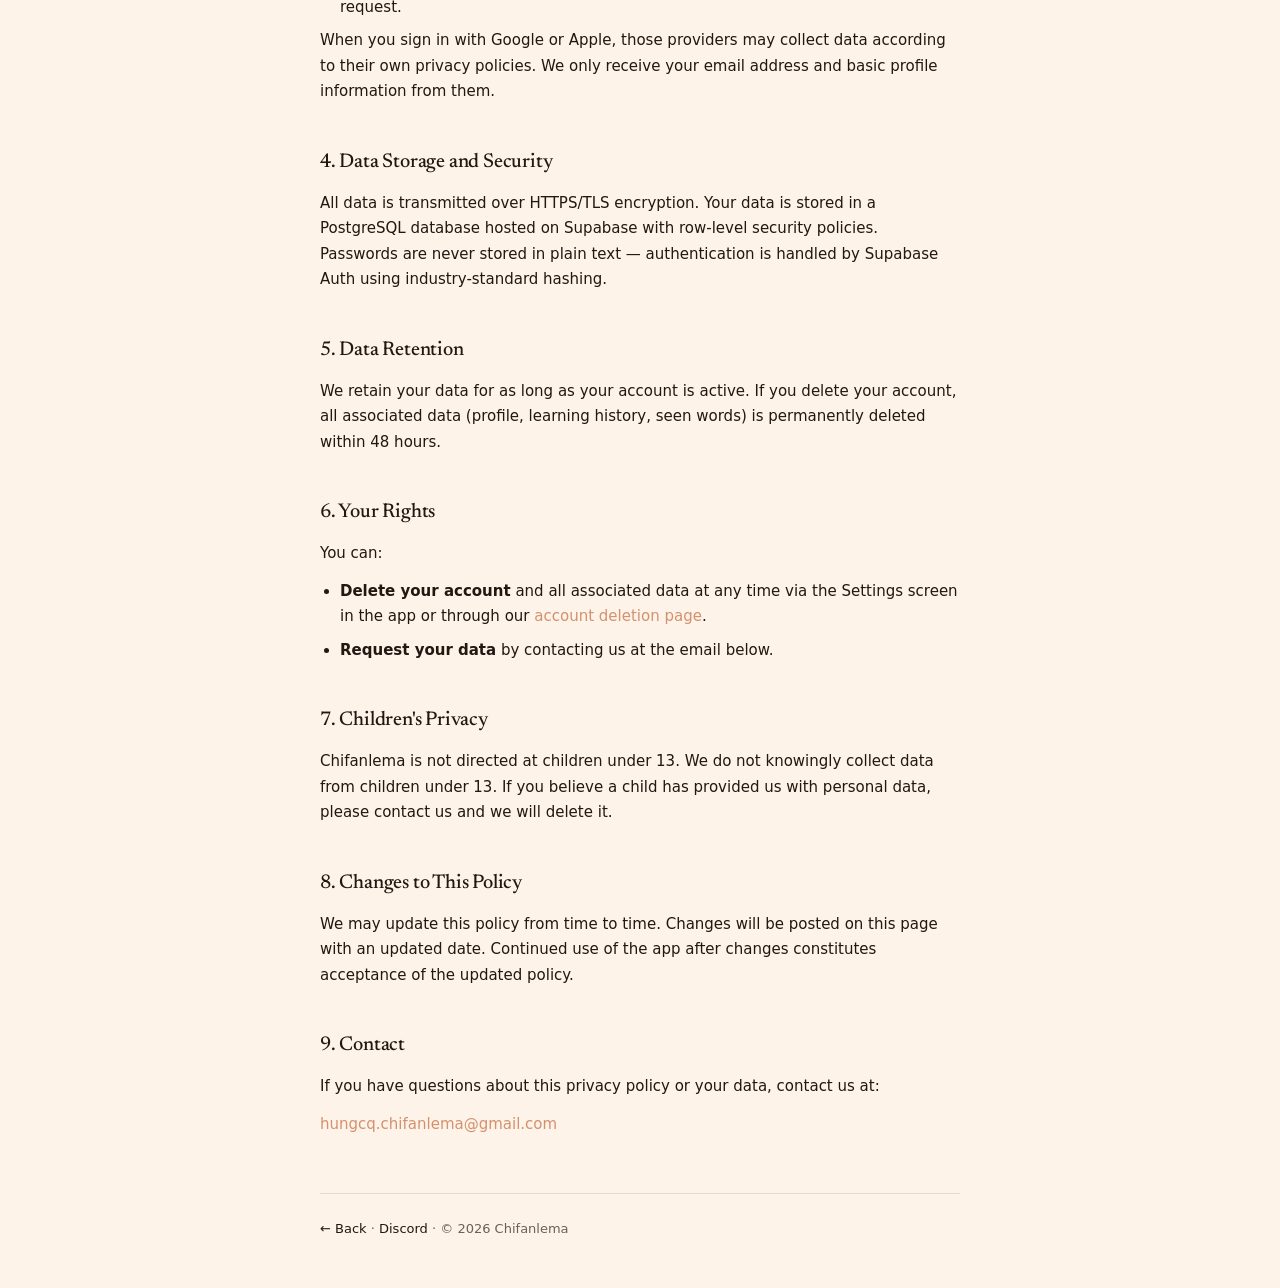
<file: chifanlema/privacy-policy.html>
<!DOCTYPE html>
<html lang="en">
<head>
  <meta charset="UTF-8">
  <meta name="viewport" content="width=device-width, initial-scale=1.0">
  <title>Privacy Policy — Chifanlema</title>
  <link rel="icon" type="image/png" href="assets/icon-dark.png">
  <link rel="preconnect" href="https://fonts.googleapis.com">
  <link rel="preconnect" href="https://fonts.gstatic.com" crossorigin>
  <link href="https://fonts.googleapis.com/css2?family=Newsreader:ital,opsz,wght@0,6..72,300;0,6..72,400;0,6..72,500;1,6..72,400&display=swap" rel="stylesheet">
  <style>
    :root {
      --bg: oklch(97% 0.018 70);
      --surface: oklch(99% 0.008 70);
      --fg: oklch(22% 0.02 50);
      --muted: oklch(50% 0.018 50);
      --border: oklch(90% 0.014 70);
      --accent: #D4916E;
      --font-display: 'Newsreader', 'Iowan Old Style', Georgia, serif;
      --font-body: -apple-system, BlinkMacSystemFont, 'Segoe UI', system-ui, sans-serif;
    }
    * { margin: 0; padding: 0; box-sizing: border-box; }
    body {
      font-family: var(--font-body);
      background: var(--bg);
      color: var(--fg);
      line-height: 1.7;
      padding: 80px 24px 48px;
      -webkit-font-smoothing: antialiased;
    }
    .container { max-width: 640px; margin: 0 auto; }
    h1 {
      font-family: var(--font-display);
      font-size: clamp(32px, 6vw, 40px);
      font-weight: 300;
      letter-spacing: -0.02em;
      margin-bottom: 8px;
    }
    .updated {
      font-size: 13px;
      color: var(--muted);
      margin-bottom: 48px;
    }
    h2 {
      font-family: var(--font-display);
      font-size: 20px;
      font-weight: 500;
      margin-top: 40px;
      margin-bottom: 12px;
      letter-spacing: -0.01em;
    }
    p, li { font-size: 15px; margin-bottom: 12px; color: var(--fg); }
    ul { padding-left: 20px; }
    li { margin-bottom: 8px; }
    a { color: var(--accent); text-decoration: none; }
    a:hover { text-decoration: underline; }
    .footer {
      margin-top: 56px;
      padding-top: 24px;
      border-top: 1px solid var(--border);
      font-size: 13px;
      color: var(--muted);
    }
    .footer a { color: var(--fg); }
  </style>
</head>
<body>
  <div class="container">
    <h1>Privacy Policy</h1>
    <p class="updated">Last updated: May 15, 2026</p>

    <p>Chifanlema ("we", "our", or "the app") is a Mandarin Chinese vocabulary learning app. This policy explains what data we collect, why, and how we protect it.</p>

    <h2>1. Data We Collect</h2>
    <p>We collect the following data when you use Chifanlema:</p>
    <ul>
      <li><strong>Email address</strong> — used to create and manage your account.</li>
      <li><strong>User ID</strong> — a unique identifier assigned to your account by our authentication system.</li>
      <li><strong>Learning activity</strong> — which vocabulary words you have seen, your selected HSK level, and daily word goal. This is used to personalize your word feed and avoid showing repeated words.</li>
      <li><strong>Search queries</strong> — when you use the in-app dictionary search, your query is sent to our server to return results. If the query requires AI assistance, it is processed by a third-party AI language model provider to generate explanations and word breakdowns. Search queries are processed in real time and are not stored by the AI provider.</li>
      <li><strong>Text-to-speech input</strong> — when you use the AI pronunciation feature, the Chinese text is sent to a third-party text-to-speech provider (SiliconFlow) to generate audio. The text is processed in real time; generated audio is cached on our servers to reduce repeated API calls but is not shared further.</li>
      <li><strong>Ad identifiers</strong> — if you use the free (ad-supported) version, Google AdMob may collect your device advertising ID to serve personalized ads. You can opt out of personalized ads in your device settings.</li>
    </ul>

    <h2>2. How We Use Your Data</h2>
    <ul>
      <li><strong>Account management</strong> — to let you sign in, manage your profile, and sync progress across devices.</li>
      <li><strong>App functionality</strong> — to deliver personalized vocabulary based on your level and learning history.</li>
      <li><strong>Search</strong> — to process dictionary search requests in real time.</li>
    </ul>

    <h2>3. Data Sharing</h2>
    <p>We do not sell or transfer your personal data to any third party for their own marketing purposes. Your data stays on our servers (hosted on <a href="https://supabase.com">Supabase</a>, with infrastructure on AWS in the Asia Pacific region).</p>
    <p>We use the following third-party services that may process data on our behalf:</p>
    <ul>
      <li><strong>Google AdMob</strong> — serves ads in the free version. May collect device identifiers and usage data for ad personalization. See <a href="https://policies.google.com/privacy">Google's Privacy Policy</a>.</li>
      <li><strong>RevenueCat</strong> — manages premium subscriptions. Processes purchase receipts and subscription status. See <a href="https://www.revenuecat.com/privacy">RevenueCat's Privacy Policy</a>.</li>
      <li><strong>AI Language Model Provider</strong> — processes search queries to generate explanations when the local dictionary cannot answer your question. Queries are sent in real time and not stored by the provider.</li>
      <li><strong>SiliconFlow</strong> — generates AI text-to-speech audio for Chinese pronunciation. Only the Chinese text you request is sent; no personal identifiers are included in the request.</li>
    </ul>
    <p>When you sign in with Google or Apple, those providers may collect data according to their own privacy policies. We only receive your email address and basic profile information from them.</p>

    <h2>4. Data Storage and Security</h2>
    <p>All data is transmitted over HTTPS/TLS encryption. Your data is stored in a PostgreSQL database hosted on Supabase with row-level security policies. Passwords are never stored in plain text — authentication is handled by Supabase Auth using industry-standard hashing.</p>

    <h2>5. Data Retention</h2>
    <p>We retain your data for as long as your account is active. If you delete your account, all associated data (profile, learning history, seen words) is permanently deleted within 48 hours.</p>

    <h2>6. Your Rights</h2>
    <p>You can:</p>
    <ul>
      <li><strong>Delete your account</strong> and all associated data at any time via the Settings screen in the app or through our <a href="delete-account.html">account deletion page</a>.</li>
      <li><strong>Request your data</strong> by contacting us at the email below.</li>
    </ul>

    <h2>7. Children's Privacy</h2>
    <p>Chifanlema is not directed at children under 13. We do not knowingly collect data from children under 13. If you believe a child has provided us with personal data, please contact us and we will delete it.</p>

    <h2>8. Changes to This Policy</h2>
    <p>We may update this policy from time to time. Changes will be posted on this page with an updated date. Continued use of the app after changes constitutes acceptance of the updated policy.</p>

    <h2>9. Contact</h2>
    <p>If you have questions about this privacy policy or your data, contact us at:</p>
    <p><a href="mailto:hungcq.chifanlema@gmail.com">hungcq.chifanlema@gmail.com</a></p>

    <div class="footer">
      <a href="./">← Back</a> · <a href="https://discord.gg/zwnj6Cd8AW" target="_blank" rel="noopener noreferrer">Discord</a> · &copy; 2026 Chifanlema
    </div>
  </div>
</body>
</html>
</file>
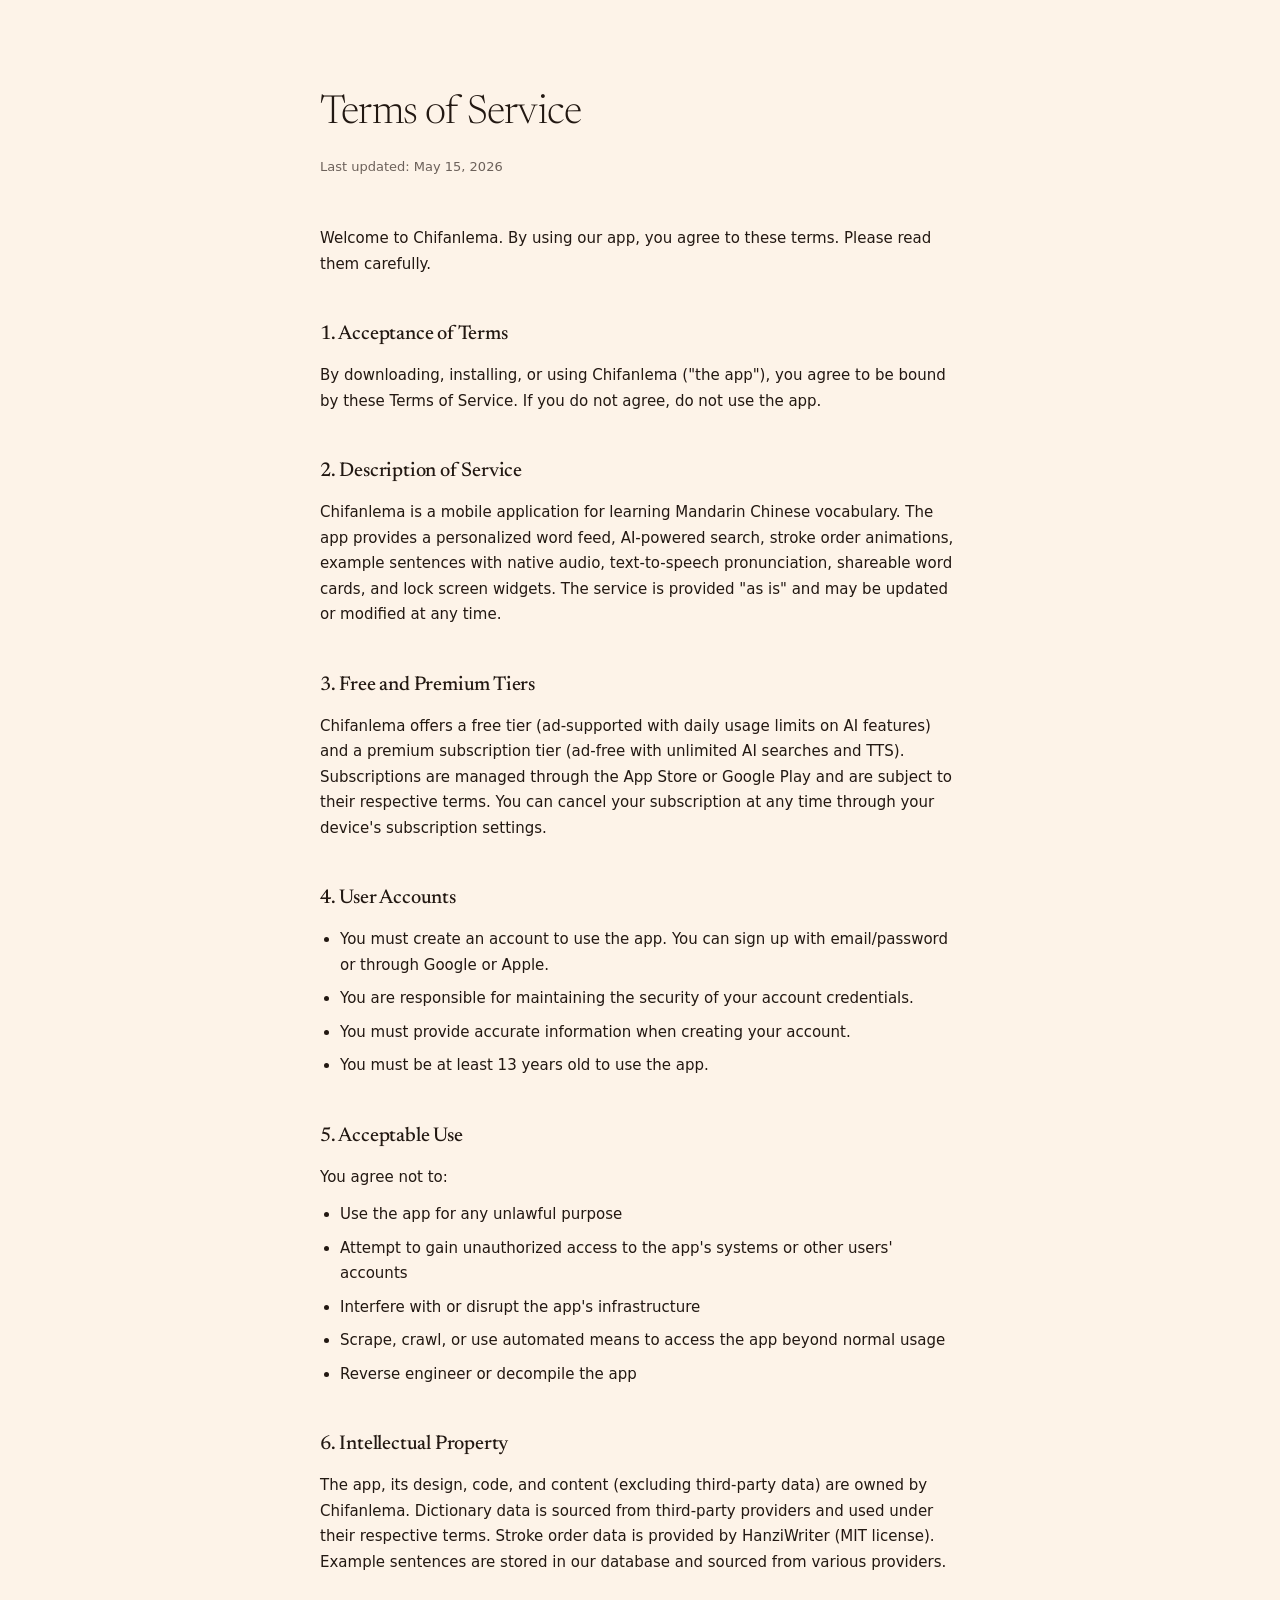
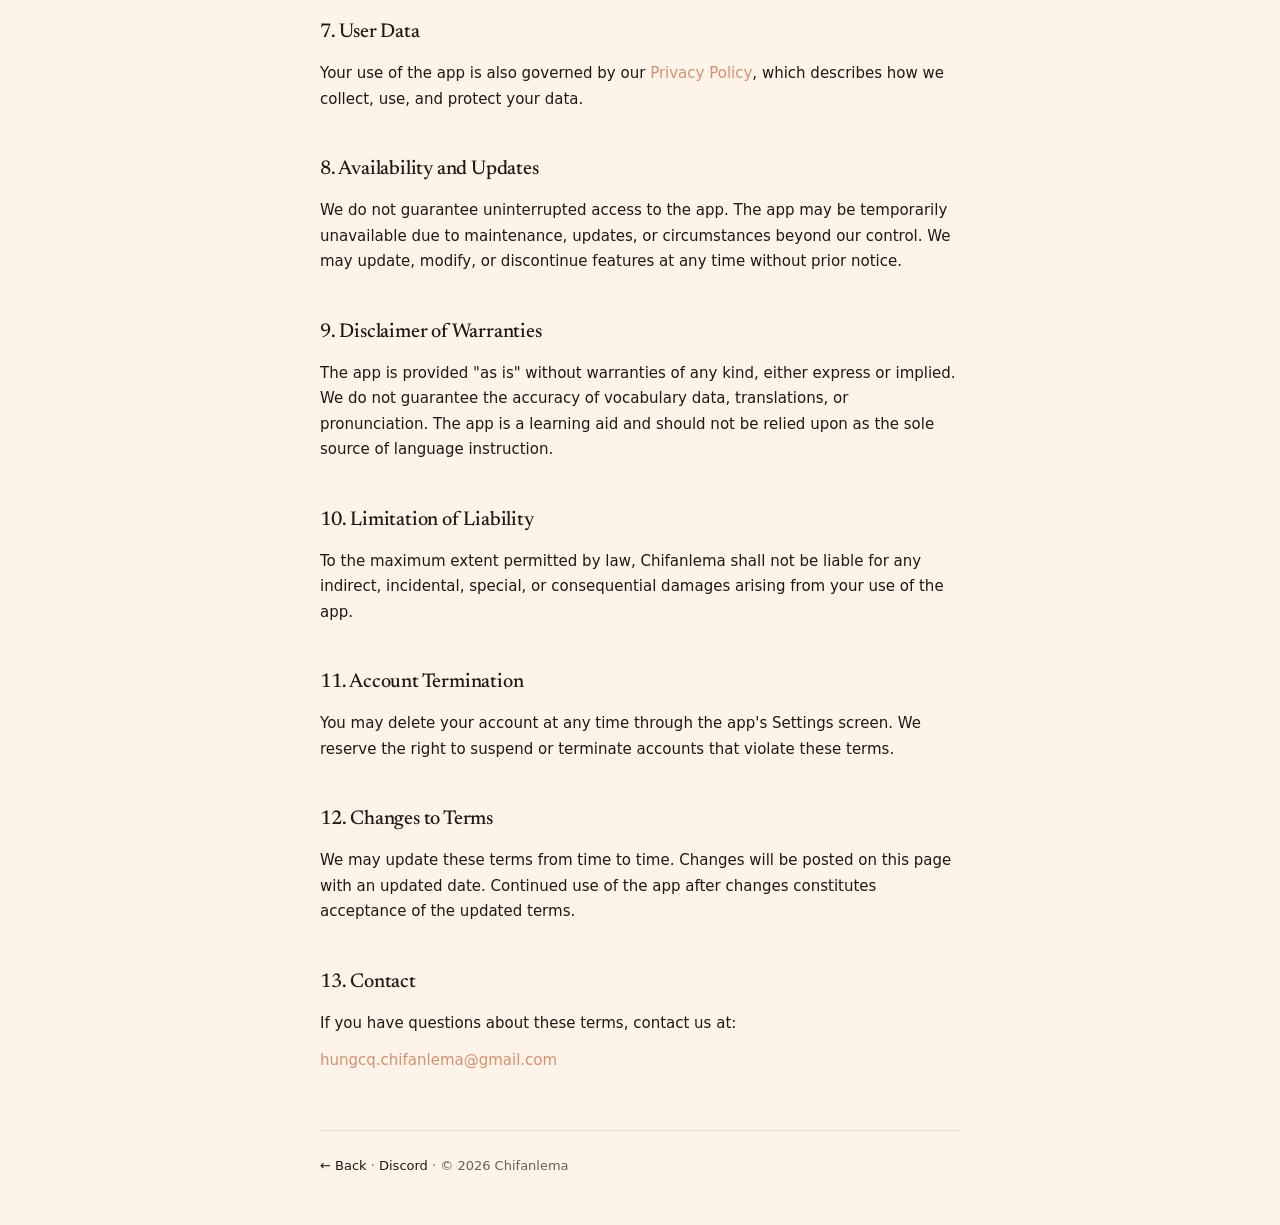
<file: chifanlema/terms-of-service.html>
<!DOCTYPE html>
<html lang="en">
<head>
  <meta charset="UTF-8">
  <meta name="viewport" content="width=device-width, initial-scale=1.0">
  <title>Terms of Service — Chifanlema</title>
  <link rel="icon" type="image/png" href="assets/icon-dark.png">
  <link rel="preconnect" href="https://fonts.googleapis.com">
  <link rel="preconnect" href="https://fonts.gstatic.com" crossorigin>
  <link href="https://fonts.googleapis.com/css2?family=Newsreader:ital,opsz,wght@0,6..72,300;0,6..72,400;0,6..72,500;1,6..72,400&display=swap" rel="stylesheet">
  <style>
    :root {
      --bg: oklch(97% 0.018 70);
      --surface: oklch(99% 0.008 70);
      --fg: oklch(22% 0.02 50);
      --muted: oklch(50% 0.018 50);
      --border: oklch(90% 0.014 70);
      --accent: #D4916E;
      --font-display: 'Newsreader', 'Iowan Old Style', Georgia, serif;
      --font-body: -apple-system, BlinkMacSystemFont, 'Segoe UI', system-ui, sans-serif;
    }
    * { margin: 0; padding: 0; box-sizing: border-box; }
    body {
      font-family: var(--font-body);
      background: var(--bg);
      color: var(--fg);
      line-height: 1.7;
      padding: 80px 24px 48px;
      -webkit-font-smoothing: antialiased;
    }
    .container { max-width: 640px; margin: 0 auto; }
    h1 {
      font-family: var(--font-display);
      font-size: clamp(32px, 6vw, 40px);
      font-weight: 300;
      letter-spacing: -0.02em;
      margin-bottom: 8px;
    }
    .updated {
      font-size: 13px;
      color: var(--muted);
      margin-bottom: 48px;
    }
    h2 {
      font-family: var(--font-display);
      font-size: 20px;
      font-weight: 500;
      margin-top: 40px;
      margin-bottom: 12px;
      letter-spacing: -0.01em;
    }
    p, li { font-size: 15px; margin-bottom: 12px; color: var(--fg); }
    ul { padding-left: 20px; }
    li { margin-bottom: 8px; }
    a { color: var(--accent); text-decoration: none; }
    a:hover { text-decoration: underline; }
    .footer {
      margin-top: 56px;
      padding-top: 24px;
      border-top: 1px solid var(--border);
      font-size: 13px;
      color: var(--muted);
    }
    .footer a { color: var(--fg); }
  </style>
</head>
<body>
  <div class="container">
    <h1>Terms of Service</h1>
    <p class="updated">Last updated: May 15, 2026</p>

    <p>Welcome to Chifanlema. By using our app, you agree to these terms. Please read them carefully.</p>

    <h2>1. Acceptance of Terms</h2>
    <p>By downloading, installing, or using Chifanlema ("the app"), you agree to be bound by these Terms of Service. If you do not agree, do not use the app.</p>

    <h2>2. Description of Service</h2>
    <p>Chifanlema is a mobile application for learning Mandarin Chinese vocabulary. The app provides a personalized word feed, AI-powered search, stroke order animations, example sentences with native audio, text-to-speech pronunciation, shareable word cards, and lock screen widgets. The service is provided "as is" and may be updated or modified at any time.</p>

    <h2>3. Free and Premium Tiers</h2>
    <p>Chifanlema offers a free tier (ad-supported with daily usage limits on AI features) and a premium subscription tier (ad-free with unlimited AI searches and TTS). Subscriptions are managed through the App Store or Google Play and are subject to their respective terms. You can cancel your subscription at any time through your device's subscription settings.</p>

    <h2>4. User Accounts</h2>
    <ul>
      <li>You must create an account to use the app. You can sign up with email/password or through Google or Apple.</li>
      <li>You are responsible for maintaining the security of your account credentials.</li>
      <li>You must provide accurate information when creating your account.</li>
      <li>You must be at least 13 years old to use the app.</li>
    </ul>

    <h2>5. Acceptable Use</h2>
    <p>You agree not to:</p>
    <ul>
      <li>Use the app for any unlawful purpose</li>
      <li>Attempt to gain unauthorized access to the app's systems or other users' accounts</li>
      <li>Interfere with or disrupt the app's infrastructure</li>
      <li>Scrape, crawl, or use automated means to access the app beyond normal usage</li>
      <li>Reverse engineer or decompile the app</li>
    </ul>

    <h2>6. Intellectual Property</h2>
    <p>The app, its design, code, and content (excluding third-party data) are owned by Chifanlema. Dictionary data is sourced from third-party providers and used under their respective terms. Stroke order data is provided by HanziWriter (MIT license). Example sentences are stored in our database and sourced from various providers.</p>

    <h2>7. User Data</h2>
    <p>Your use of the app is also governed by our <a href="privacy-policy.html">Privacy Policy</a>, which describes how we collect, use, and protect your data.</p>

    <h2>8. Availability and Updates</h2>
    <p>We do not guarantee uninterrupted access to the app. The app may be temporarily unavailable due to maintenance, updates, or circumstances beyond our control. We may update, modify, or discontinue features at any time without prior notice.</p>

    <h2>9. Disclaimer of Warranties</h2>
    <p>The app is provided "as is" without warranties of any kind, either express or implied. We do not guarantee the accuracy of vocabulary data, translations, or pronunciation. The app is a learning aid and should not be relied upon as the sole source of language instruction.</p>

    <h2>10. Limitation of Liability</h2>
    <p>To the maximum extent permitted by law, Chifanlema shall not be liable for any indirect, incidental, special, or consequential damages arising from your use of the app.</p>

    <h2>11. Account Termination</h2>
    <p>You may delete your account at any time through the app's Settings screen. We reserve the right to suspend or terminate accounts that violate these terms.</p>

    <h2>12. Changes to Terms</h2>
    <p>We may update these terms from time to time. Changes will be posted on this page with an updated date. Continued use of the app after changes constitutes acceptance of the updated terms.</p>

    <h2>13. Contact</h2>
    <p>If you have questions about these terms, contact us at:</p>
    <p><a href="mailto:hungcq.chifanlema@gmail.com">hungcq.chifanlema@gmail.com</a></p>

    <div class="footer">
      <a href="./">← Back</a> · <a href="https://discord.gg/zwnj6Cd8AW" target="_blank" rel="noopener noreferrer">Discord</a> · &copy; 2026 Chifanlema
    </div>
  </div>
</body>
</html>
</file>
<file: style.css>
:root {
  --surface-inverse: #0A0A0A;
  --foreground-inverse: #FFFFFF;
  --foreground-muted: #A1A1A1;
  --border-subtle: #222233;
  --accent-primary: #582CFF;
  --accent-secondary: #BF40FF;
  --accent-tertiary: #00F2FF;
  --rounded-sm: 4px;
  --rounded-lg: 8px;
  --font-heading: 'Inter', sans-serif;
  --font-body: 'Geist', 'Inter', sans-serif;
  --font-caption: 'Funnel Sans', sans-serif;
}

* { margin: 0; padding: 0; box-sizing: border-box; }

html {
  scroll-behavior: smooth;
  scroll-snap-type: y mandatory;
}

body {
  font-family: var(--font-body);
  background: var(--surface-inverse);
  color: var(--foreground-inverse);
  line-height: 1.6;
  overflow-x: hidden;
}

/* Emoji Container */
.emoji-container {
  position: fixed;
  top: 0;
  left: 0;
  width: 100%;
  height: 100%;
  pointer-events: none;
  z-index: 1;
  overflow: hidden;
}

.floating-emoji {
  position: absolute;
  font-size: 32px;
  opacity: 0.4;
  will-change: transform;
  user-select: none;
}

/* Neon Streaks */
.neon-streaks {
  position: fixed;
  top: 0;
  left: 0;
  width: 100%;
  height: 100%;
  pointer-events: none;
  z-index: 0;
  overflow: hidden;
}

.streak {
  position: absolute;
  height: 3px;
  border-radius: 2px;
  filter: blur(8px);
  animation: streakGlow 4s ease-in-out infinite alternate;
}

.streak-1 {
  width: 80%;
  top: 22%;
  left: -10%;
  background: linear-gradient(90deg, transparent, var(--accent-primary), var(--accent-secondary), transparent);
  transform: rotate(8deg);
  animation-delay: 0s;
  animation-duration: 5s;
}

.streak-2 {
  width: 60%;
  top: 50%;
  left: 15%;
  background: linear-gradient(90deg, transparent, var(--accent-tertiary), var(--accent-primary), transparent);
  transform: rotate(-6deg);
  animation-delay: 1.5s;
  animation-duration: 6s;
}

.streak-3 {
  width: 70%;
  top: 78%;
  left: 5%;
  background: linear-gradient(90deg, transparent, var(--accent-secondary), var(--accent-tertiary), transparent);
  transform: rotate(12deg);
  animation-delay: 3s;
  animation-duration: 7s;
}

@keyframes streakGlow {
  0% { opacity: 0.15; transform: translateX(-20px) rotate(var(--rotation, 8deg)); }
  50% { opacity: 0.4; }
  100% { opacity: 0.2; transform: translateX(20px) rotate(var(--rotation, 8deg)); }
}

/* Navigation */
.nav {
  position: fixed;
  top: 0;
  left: 0;
  right: 0;
  z-index: 1000;
  padding: 16px 0;
  backdrop-filter: blur(20px);
  background: rgba(10, 10, 10, 0.8);
  border-bottom: 1px solid transparent;
  transform: translateY(-100%);
  transition: transform 0.3s ease, border-color 0.3s ease;
}

.nav.visible {
  transform: translateY(0);
  border-bottom-color: var(--border-subtle);
}

.nav-inner {
  max-width: 1040px;
  margin: 0 auto;
  padding: 0 24px;
  display: flex;
  justify-content: space-between;
  align-items: center;
}

.nav-logo {
  font-family: var(--font-heading);
  font-size: 20px;
  font-weight: 700;
  color: var(--foreground-inverse);
}

.nav-links {
  display: flex;
  align-items: center;
  gap: 32px;
}

.nav-links a {
  font-family: var(--font-body);
  font-size: 14px;
  color: var(--foreground-muted);
  text-decoration: none;
  transition: color 0.2s;
}

.nav-links a:hover {
  color: var(--foreground-inverse);
}

.nav-cta {
  background: var(--accent-primary) !important;
  color: var(--foreground-inverse) !important;
  padding: 8px 16px;
  border-radius: var(--rounded-sm);
  font-weight: 600;
}

.nav-cta:hover {
  background: #6b3fff !important;
}

/* Hero */
.hero {
  position: relative;
  min-height: 100vh;
  display: flex;
  align-items: center;
  justify-content: center;
  text-align: center;
  z-index: 2;
  padding: 0 24px;
  scroll-snap-align: start;
}

.hero-content {
  display: flex;
  flex-direction: column;
  align-items: center;
  gap: 16px;
}

.hero-greeting {
  font-family: var(--font-caption);
  font-size: 16px;
  color: var(--accent-tertiary);
  letter-spacing: 2px;
  opacity: 0;
  transform: translateY(20px);
}

.hero-name {
  font-family: var(--font-heading);
  font-size: clamp(40px, 8vw, 72px);
  font-weight: 700;
  color: var(--foreground-inverse);
  letter-spacing: -2px;
  opacity: 0;
  transform: translateY(20px);
  min-height: 1.2em;
}

.hero-role {
  font-family: var(--font-body);
  font-size: clamp(16px, 2.5vw, 22px);
  color: var(--foreground-muted);
  opacity: 0;
  transform: translateY(20px);
}

.hero-cta {
  display: flex;
  gap: 16px;
  margin-top: 16px;
  opacity: 0;
  transform: translateY(20px);
}

.animate-in.visible {
  opacity: 1;
  transform: translateY(0);
  transition: opacity 0.6s ease, transform 0.6s ease;
}

/* Buttons */
.btn {
  display: inline-flex;
  align-items: center;
  gap: 10px;
  padding: 14px 32px;
  border-radius: var(--rounded-sm);
  font-family: var(--font-body);
  font-size: 15px;
  font-weight: 600;
  text-decoration: none;
  transition: all 0.2s ease;
  cursor: pointer;
  border: none;
}

.btn-primary {
  background: var(--accent-primary);
  color: var(--foreground-inverse);
}

.btn-primary:hover {
  background: #6b3fff;
  transform: scale(1.03);
  box-shadow: 0 0 20px rgba(88, 44, 255, 0.4);
}

.btn-secondary {
  background: transparent;
  color: var(--foreground-muted);
  border: 1px solid var(--border-subtle);
}

.btn-secondary:hover {
  color: var(--foreground-inverse);
  border-color: var(--foreground-muted);
  transform: scale(1.03);
}

.btn-sm {
  padding: 10px 20px;
  font-size: 14px;
}

/* App Banner */
.app-banner {
  position: relative;
  z-index: 2;
  background: linear-gradient(180deg, rgba(88, 44, 255, 0.08) 0%, var(--surface-inverse) 100%);
  border-bottom: 1px solid var(--border-subtle);
  scroll-snap-align: start;
  scroll-margin-top: 60px;
}

.app-banner-inner {
  max-width: 1040px;
  margin: 0 auto;
  padding: 48px 24px;
  display: flex;
  align-items: center;
  gap: 40px;
}

.app-banner-left {
  flex: 1;
  display: flex;
  flex-direction: column;
  gap: 12px;
}

.app-banner-tag {
  display: flex;
  align-items: center;
  gap: 8px;
  font-family: var(--font-caption);
  font-size: 11px;
  color: var(--accent-tertiary);
  letter-spacing: 2px;
}

.dot {
  width: 6px;
  height: 6px;
  border-radius: 50%;
  background: var(--accent-tertiary);
  animation: pulse 2s ease-in-out infinite;
}

@keyframes pulse {
  0%, 100% { opacity: 1; }
  50% { opacity: 0.4; }
}

.app-banner-title {
  font-family: var(--font-heading);
  font-size: 28px;
  font-weight: 700;
  color: var(--foreground-inverse);
}

.app-banner-desc {
  font-family: var(--font-body);
  font-size: 15px;
  color: var(--foreground-muted);
  line-height: 1.6;
}

.app-banner-icon-link {
  flex-shrink: 0;
  transition: transform 0.3s ease;
  animation: iconFloat 3s ease-in-out infinite;
}

.app-banner-icon-link:hover {
  transform: scale(1.05) rotateY(10deg);
}

.app-banner-icon {
  width: 120px;
  height: 120px;
  border-radius: 24px;
  box-shadow: 0 12px 40px rgba(88, 44, 255, 0.3);
}

@keyframes iconFloat {
  0%, 100% { transform: translateY(0) rotate(0deg); }
  50% { transform: translateY(-8px) rotate(2deg); }
}

/* Sections */
.section {
  position: relative;
  z-index: 2;
  padding: 100px 24px;
  scroll-snap-align: start;
  scroll-margin-top: 60px;
  min-height: 100vh;
  display: flex;
  align-items: center;
  justify-content: center;
}

.section-alt {
  background: #0D0D14;
}

.section-inner {
  max-width: 1040px;
  margin: 0 auto;
  width: 100%;
}

.section-center {
  text-align: center;
  display: flex;
  flex-direction: column;
  align-items: center;
}

.section-label {
  display: inline-block;
  font-family: var(--font-caption);
  font-size: 13px;
  color: var(--accent-primary);
  letter-spacing: 3px;
  margin-bottom: 48px;
}

/* Scroll Reveal */
.scroll-reveal {
  opacity: 0;
  transform: translateY(30px);
  transition: opacity 0.6s ease, transform 0.6s ease;
}

.scroll-reveal.visible {
  opacity: 1;
  transform: translateY(0);
}

/* About */
.about-grid {
  display: flex;
  gap: 64px;
}

.about-text {
  flex: 1;
  display: flex;
  flex-direction: column;
  gap: 20px;
}

.about-text p {
  font-size: 17px;
  line-height: 1.7;
  color: var(--foreground-muted);
}

.about-text p:first-child {
  color: var(--foreground-inverse);
}

.about-stats {
  width: 280px;
  display: flex;
  flex-direction: column;
  gap: 32px;
}

.stat {
  display: flex;
  flex-direction: column;
  gap: 4px;
}

.stat-value {
  display: flex;
  align-items: baseline;
}

.stat-num {
  font-family: var(--font-heading);
  font-size: 48px;
  font-weight: 700;
  color: var(--accent-tertiary);
}

.stat:nth-child(2) .stat-num { color: var(--accent-secondary); }
.stat:nth-child(3) .stat-num { color: var(--accent-primary); }

.stat-plus {
  font-family: var(--font-heading);
  font-size: 48px;
  font-weight: 700;
  color: var(--accent-tertiary);
}

.stat-label {
  font-family: var(--font-caption);
  font-size: 14px;
  color: var(--foreground-muted);
}

/* Skills */
.skills-grid {
  display: grid;
  grid-template-columns: repeat(3, 1fr);
  gap: 24px;
}

.skill-card {
  padding: 32px;
  border-radius: var(--rounded-lg);
  border: 1px solid var(--border-subtle);
  box-shadow: 0 12px 24px rgba(0, 0, 0, 0.7);
  display: flex;
  flex-direction: column;
  gap: 16px;
  transition: transform 0.3s ease, box-shadow 0.3s ease;
}

.skill-card:hover {
  transform: translateY(-4px);
  box-shadow: 0 16px 32px rgba(0, 0, 0, 0.8), 0 0 20px rgba(88, 44, 255, 0.1);
}

.skill-card h3 {
  font-family: var(--font-heading);
  font-size: 18px;
  font-weight: 600;
}

.skill-card p {
  font-size: 14px;
  color: var(--foreground-muted);
  line-height: 1.6;
}

/* Experience */
.exp-list {
  display: flex;
  flex-direction: column;
  gap: 40px;
}

.exp-card {
  display: flex;
  gap: 48px;
  padding: 32px;
  border-radius: var(--rounded-lg);
  border: 1px solid var(--border-subtle);
  transition: transform 0.3s ease, border-color 0.3s ease;
}

.exp-card:hover {
  transform: translateX(4px);
  border-color: var(--accent-primary);
}

.exp-left {
  width: 200px;
  flex-shrink: 0;
  display: flex;
  flex-direction: column;
  gap: 8px;
}

.exp-date {
  font-family: var(--font-caption);
  font-size: 13px;
  color: var(--accent-tertiary);
}

.exp-company {
  font-family: var(--font-heading);
  font-size: 16px;
  font-weight: 600;
}

.exp-right {
  flex: 1;
  display: flex;
  flex-direction: column;
  gap: 12px;
}

.exp-right h3 {
  font-family: var(--font-heading);
  font-size: 20px;
  font-weight: 600;
}

.exp-right p {
  font-size: 15px;
  color: var(--foreground-muted);
  line-height: 1.7;
}

/* Tags */
.tags {
  display: flex;
  flex-wrap: wrap;
  gap: 8px;
}

.tag {
  padding: 4px 12px;
  border-radius: var(--rounded-sm);
  font-family: var(--font-caption);
  font-size: 12px;
}

.tag-primary { background: rgba(88, 44, 255, 0.15); color: var(--accent-primary); }
.tag-secondary { background: rgba(191, 64, 255, 0.15); color: var(--accent-secondary); }
.tag-tertiary { background: rgba(0, 242, 255, 0.15); color: var(--accent-tertiary); }

/* Projects */
.project-featured {
  margin-bottom: 32px;
}

.featured-badge {
  display: flex;
  align-items: center;
  gap: 10px;
  font-family: var(--font-caption);
  font-size: 11px;
  color: var(--accent-tertiary);
  letter-spacing: 2px;
  margin-bottom: 16px;
}

.project-card {
  border-radius: var(--rounded-lg);
  border: 1px solid var(--border-subtle);
  overflow: hidden;
  transition: transform 0.3s ease, box-shadow 0.3s ease;
}

.project-card:hover {
  transform: scale(1.01);
}

.project-card-featured {
  display: flex;
  box-shadow: 0 0 40px rgba(88, 44, 255, 0.2), 0 12px 24px rgba(0, 0, 0, 0.7);
  animation: featuredGlow 3s ease-in-out infinite alternate;
}

@keyframes featuredGlow {
  0% { box-shadow: 0 0 30px rgba(88, 44, 255, 0.15), 0 12px 24px rgba(0, 0, 0, 0.7); }
  100% { box-shadow: 0 0 50px rgba(88, 44, 255, 0.3), 0 12px 24px rgba(0, 0, 0, 0.7); }
}

.project-card-featured:hover {
  box-shadow: 0 0 60px rgba(88, 44, 255, 0.4), 0 16px 32px rgba(0, 0, 0, 0.8);
}

.project-card-secondary {
  display: flex;
  box-shadow: 0 12px 24px rgba(0, 0, 0, 0.7);
}

.project-preview {
  width: 480px;
  min-height: 300px;
  flex-shrink: 0;
  display: flex;
  align-items: center;
  justify-content: center;
}

.project-preview-chifanlema {
  background: linear-gradient(135deg, #582CFF, #BF40FF 50%, #00F2FF);
}

.project-preview-text {
  font-size: 72px;
  font-weight: 700;
  color: rgba(255, 255, 255, 0.15);
  font-family: var(--font-heading);
}

.project-preview-thesis {
  width: 280px;
  min-height: 200px;
  background: linear-gradient(45deg, #0A0A0A, #222233 50%, #582CFF);
  color: var(--foreground-inverse);
}

.project-body {
  flex: 1;
  padding: 40px;
  display: flex;
  flex-direction: column;
  justify-content: center;
  gap: 16px;
  background: #111118;
}

.project-body h3 {
  font-family: var(--font-heading);
  font-size: 24px;
  font-weight: 700;
}

.project-card-secondary .project-body h3 {
  font-size: 16px;
}

.project-body p {
  font-size: 15px;
  color: var(--foreground-muted);
  line-height: 1.7;
}

.project-card-secondary .project-body p {
  font-size: 13px;
}

.project-features {
  display: flex;
  gap: 24px;
  padding-top: 8px;
}

.project-features span {
  display: flex;
  align-items: center;
  gap: 8px;
  font-family: var(--font-caption);
  font-size: 12px;
  color: var(--foreground-muted);
}

.project-links {
  display: flex;
  gap: 12px;
  padding-top: 8px;
}

/* Certifications */
.certs-row {
  display: flex;
  gap: 24px;
}

.cert-card {
  flex: 1;
  display: flex;
  align-items: center;
  gap: 16px;
  padding: 24px;
  border-radius: var(--rounded-lg);
  border: 1px solid var(--border-subtle);
  transition: border-color 0.3s ease;
}

.cert-card:hover {
  border-color: var(--accent-primary);
}

.cert-info {
  display: flex;
  flex-direction: column;
  gap: 4px;
}

.cert-info strong {
  font-family: var(--font-heading);
  font-size: 15px;
  font-weight: 600;
}

.cert-info span {
  font-family: var(--font-caption);
  font-size: 12px;
  color: var(--foreground-muted);
}

/* Contact */
.contact-heading {
  font-family: var(--font-heading);
  font-size: clamp(28px, 4vw, 40px);
  font-weight: 700;
  margin-bottom: 16px;
}

.contact-desc {
  font-size: 16px;
  color: var(--foreground-muted);
  max-width: 600px;
  line-height: 1.7;
  margin-bottom: 16px;
}

.contact-links {
  display: flex;
  gap: 16px;
  flex-wrap: wrap;
  justify-content: center;
}

/* Footer */
.footer {
  position: relative;
  z-index: 2;
  padding: 40px 24px;
  text-align: center;
  scroll-snap-align: end;
}

.footer-divider {
  max-width: 1040px;
  margin: 0 auto 24px;
  height: 1px;
  background: var(--border-subtle);
}

.footer p {
  font-family: var(--font-caption);
  font-size: 13px;
  color: var(--foreground-muted);
}

/* Responsive */
@media (max-width: 900px) {
  .about-grid { flex-direction: column; }
  .about-stats { width: 100%; flex-direction: row; justify-content: space-around; }
  .skills-grid { grid-template-columns: repeat(2, 1fr); }
  .exp-card { flex-direction: column; gap: 16px; }
  .exp-left { width: 100%; }
  .project-card-featured { flex-direction: column; }
  .project-card-secondary { flex-direction: column; }
  .project-preview { width: 100%; min-height: 180px; }
  .project-preview-thesis { width: 100%; }
  .project-body { padding: 24px; }
  .project-body h3 { font-size: 20px; }
  .project-body p { font-size: 14px; }
  .project-features { flex-direction: column; gap: 8px; }
  .project-links { flex-wrap: wrap; }
  .certs-row { flex-direction: column; }
  .app-banner-inner { flex-direction: column; text-align: center; align-items: center; }
}

@media (max-width: 600px) {
  .skills-grid { grid-template-columns: 1fr; }
  .nav-links a:not(.nav-cta) { display: none; }
  .hero-cta { flex-direction: column; align-items: center; }
  .contact-links { flex-direction: column; align-items: center; }
  .project-preview-text { font-size: 48px; }
  .featured-badge { margin-bottom: 12px; }
  .section { min-height: auto; padding: 80px 16px; }
  .app-banner { scroll-snap-align: none; }
}
</file>
